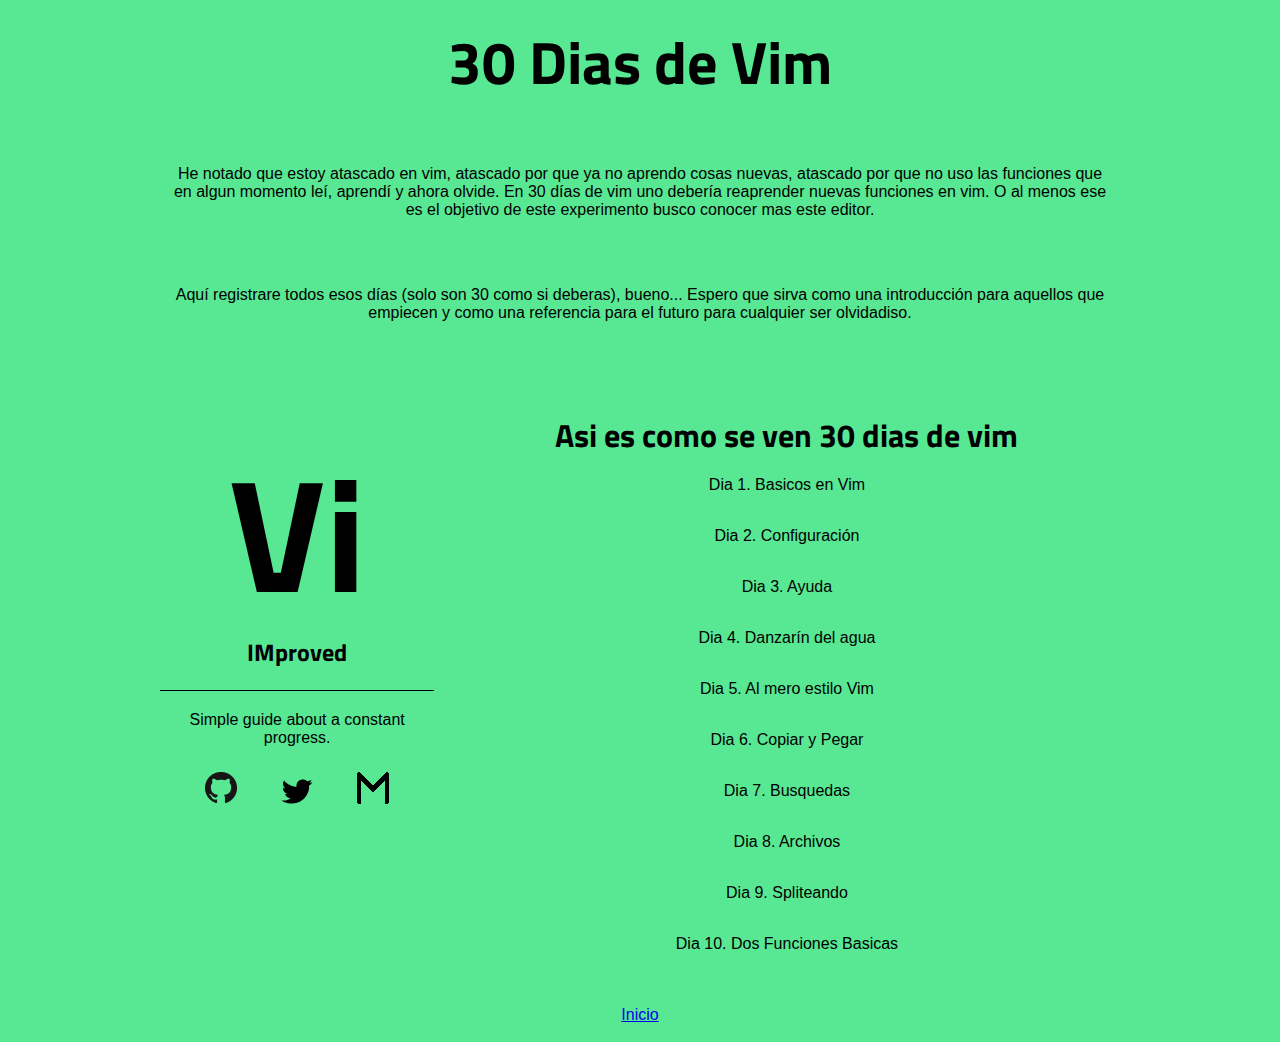
<file: index.html>
<!DOCTYPE html>
<html>

  <head>
    <meta charset="utf-8">
    <meta http-equiv="X-UA-Compatible" content="IE=edge">
    <title>30 Dias de Vim - RobLS</title>
    <meta name="viewport" content="width=device-width">
    <meta name="description" content="Esto es un ejercicio para obligarme a usar nuevas y mas avanzadas funciones en vim. Durante 30 dias usare vim y aqui estara publicado mi progreso.">
    <link rel="canonical" href="http:robls.github.io/30diasvim/">
    <script src="//ajax.googleapis.com/ajax/libs/jquery/1.11.0/jquery.min.js"></script>
    <script type="text/javascript">
/*        $(function() {

    var $sidebar   = $("aside"), 
        $window    = $(window),
        offset     = $sidebar.offset(),
        topPadding = 50;
    console.log($(window).scrollTop() + '   ' + $("aside").offset().top);
    $window.scroll(function() {
    console.log($(window).scrollTop() + '   ' + $("aside").offset().top);
        if ($window.scrollTop() > offset.top) {
            $sidebar.stop().animate({
                marginTop: $window.scrollTop() - offset.top - topPadding
            });
        } else {
            $sidebar.stop().animate({
                marginTop: 0
            });
        }
    });
    
});/*
    </script>

    <!-- Custom CSS -->
    <link rel="stylesheet" href="css/main.css">
</head>


    <body>
  <div class="main">
    <div class="page-content">
    <header class="site-header">

  <div class="wrap">

    <h1>30 Dias de Vim</h1>

    <p>He notado que estoy atascado en vim, atascado por que ya no aprendo cosas nuevas, atascado por que no uso las funciones que en algun momento leí, aprendí y ahora olvide. En 30 días de vim uno debería reaprender nuevas funciones en vim. O al menos ese es el objetivo de este experimento busco conocer mas este editor.</p>
    
    <p>Aquí registrare todos esos días (solo son 30 como si deberas), bueno... Espero que sirva como una introducción para aquellos que empiecen y como una referencia para el futuro para cualquier ser olvidadiso.</p>

  </div>

</header>

    </div>
    <div class="page-content">
      <aside id="sidebar">
  <h1>Vi</h1>
  <h3>IMproved</h3>
  <p class="aside-words">Simple guide about a constant progress.</p>
  <ul class="redes">
    <li><a href="https://github.com/RobLS"><img src="images/GitHub-Mark-32px.png"/></a></li>
    <li><a ><img src="images/bird_black_32_0.png"/></a></li>
    <li><a><img src="images/gmail_black_32.png"/></a></li>
  </ul>
</aside>

      <div class="content">
        <div class="home">

  <h1>Asi es como se ven 30 dias de vim</h1>

  <ul class="posts">
    
    
      <li>
        <a class="post-link" href="/30diasvim/Dia1-Basicos.html">Dia 1. Basicos en Vim</a>
      </li>
    
      <li>
        <a class="post-link" href="/30diasvim/Dia2-Configuracion.html">Dia 2. Configuración</a>
      </li>
    
      <li>
        <a class="post-link" href="/30diasvim/Dia3-Ayuda.html">Dia 3. Ayuda</a>
      </li>
    
      <li>
        <a class="post-link" href="/30diasvim/Dia4-Dazarin-del-agua.html">Dia 4. Danzarín del agua</a>
      </li>
    
      <li>
        <a class="post-link" href="/30diasvim/Dia5-Al-mero-estilo-Vim.html">Dia 5. Al mero estilo Vim</a>
      </li>
    
      <li>
        <a class="post-link" href="/30diasvim/Dia6-CyP.html">Dia 6. Copiar y Pegar</a>
      </li>
    
      <li>
        <a class="post-link" href="/30diasvim/Dia7-Busquedas.html">Dia 7. Busquedas</a>
      </li>
    
      <li>
        <a class="post-link" href="/30diasvim/Dia8-Archivos.html">Dia 8. Archivos</a>
      </li>
    
      <li>
        <a class="post-link" href="/30diasvim/Dia9-Spliteando.html">Dia 9. Spliteando</a>
      </li>
    
      <li>
        <a class="post-link" href="/30diasvim/Dia10-Dos-Funciones-Basicas.html">Dia 10. Dos Funciones Basicas</a>
      </li>
    
  </ul>

</div>

      </div>
    </div>
    <footer class="site-footer">

  <div class="page-content">

    <div id="page-navigation">
        <div class="left">
        
        </div>
        <a href="index.html">Inicio</a>
        <div class="right">
        
        </div>
    </div> 

  </div>

</footer>


  </div>
  

<script>
(function(i,s,o,g,r,a,m){i['GoogleAnalyticsObject']=r;i[r]=i[r]||function(){
 (i[r].q=i[r].q||[]).push(arguments)},i[r].l=1*new Date();a=s.createElement(o),
 m=s.getElementsByTagName(o)[0];a.async=1;a.src=g;m.parentNode.insertBefore(a,m)
 })(window,document,'script','//www.google-analytics.com/analytics.js','ga');

ga('create', 'UA-52965766-1', 'auto');
ga('send', 'pageview');

</script>


    </body>
</html>
</file>
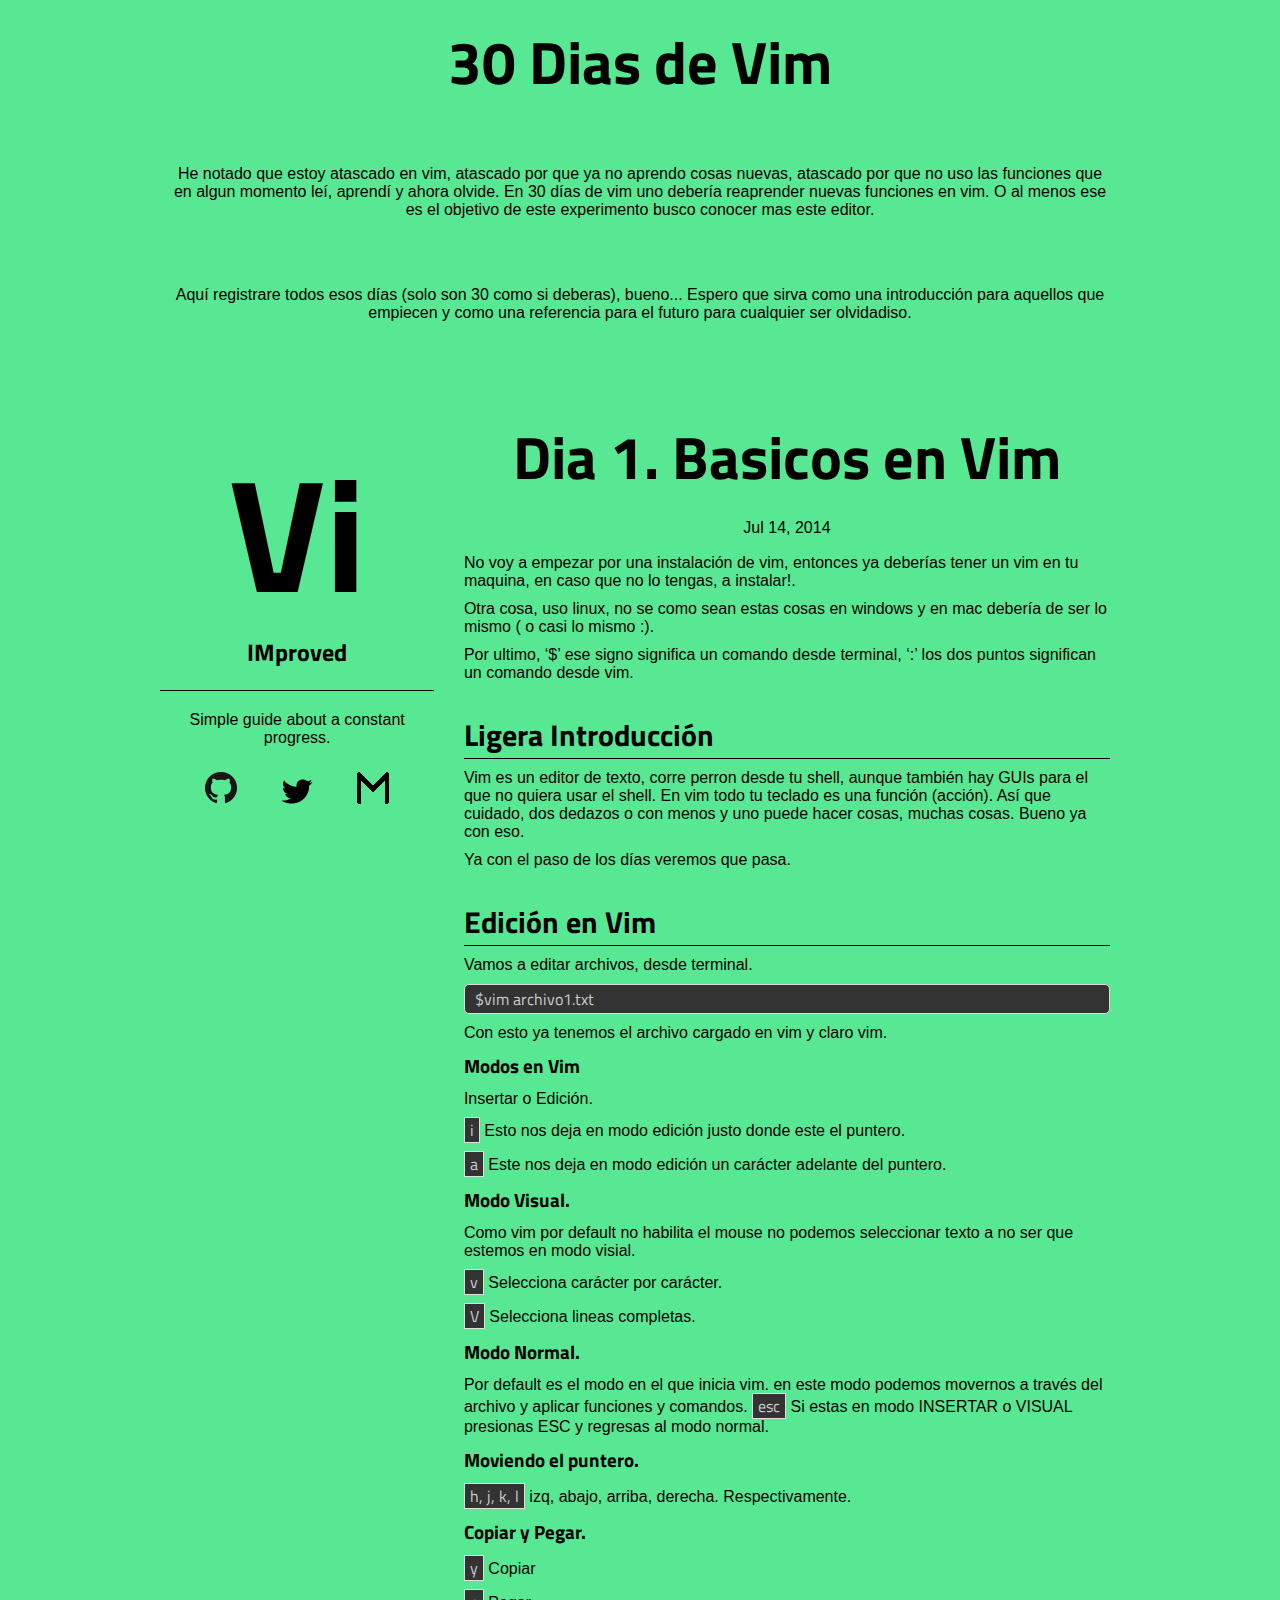
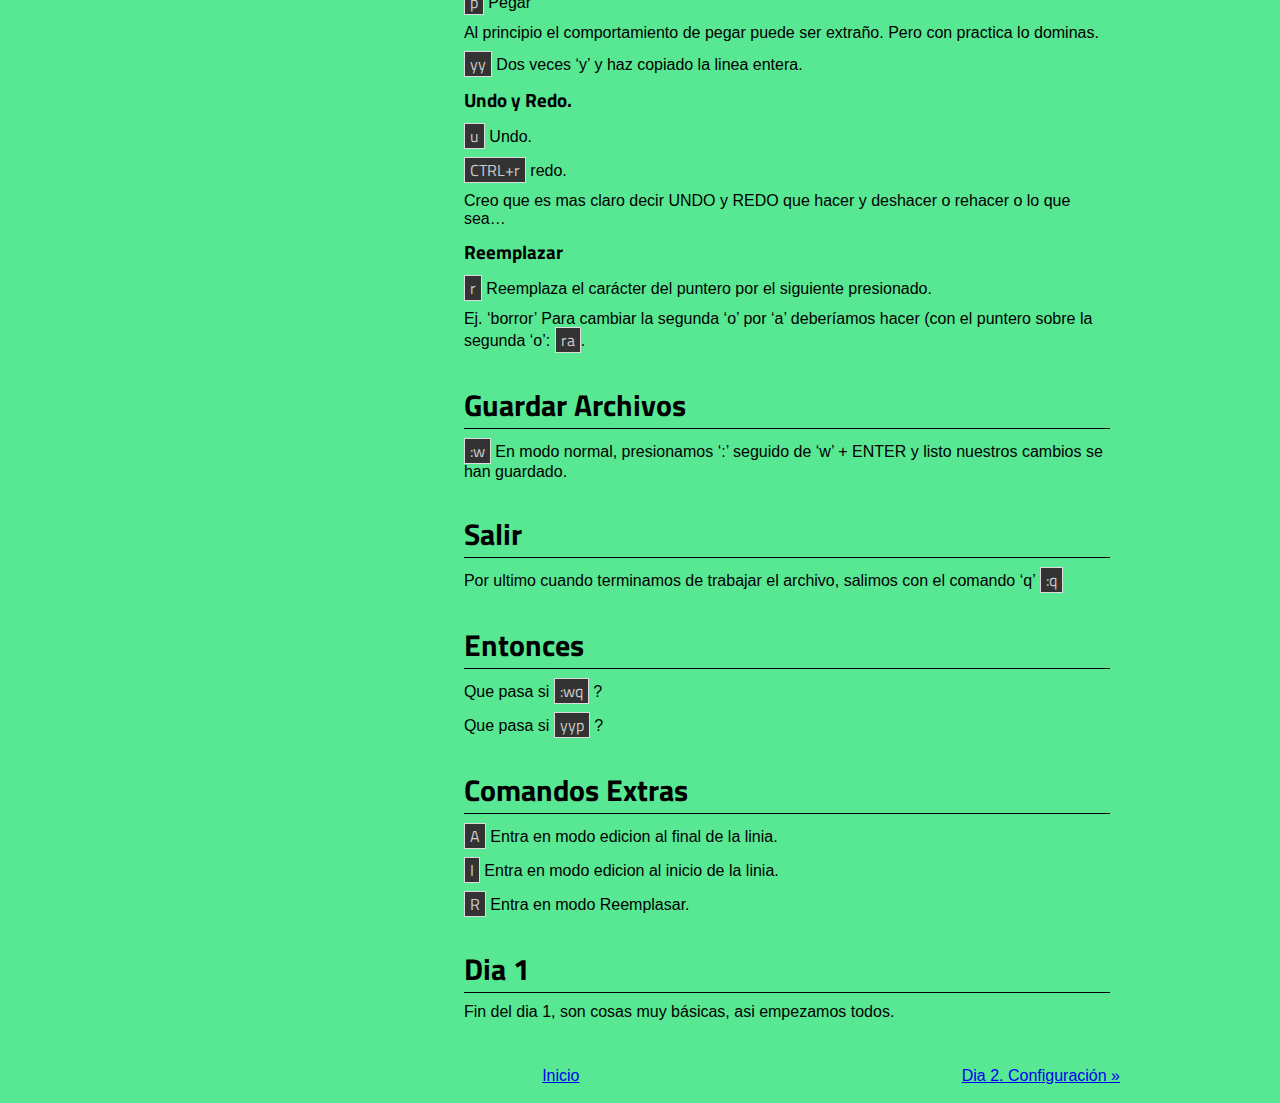
<file: Dia1-Basicos.html>
<!DOCTYPE html>
<html>

  <head>
    <meta charset="utf-8">
    <meta http-equiv="X-UA-Compatible" content="IE=edge">
    <title>Dia 1. Basicos en Vim - RobLS</title>
    <meta name="viewport" content="width=device-width">
    <meta name="description" content="Esto es un ejercicio para obligarme a usar nuevas y mas avanzadas funciones en vim. Durante 30 dias usare vim y aqui estara publicado mi progreso.">
    <link rel="canonical" href="http:robls.github.io/30diasvim/Dia1-Basicos.html">
    <script src="//ajax.googleapis.com/ajax/libs/jquery/1.11.0/jquery.min.js"></script>
    <script type="text/javascript">
/*        $(function() {

    var $sidebar   = $("aside"), 
        $window    = $(window),
        offset     = $sidebar.offset(),
        topPadding = 50;
    console.log($(window).scrollTop() + '   ' + $("aside").offset().top);
    $window.scroll(function() {
    console.log($(window).scrollTop() + '   ' + $("aside").offset().top);
        if ($window.scrollTop() > offset.top) {
            $sidebar.stop().animate({
                marginTop: $window.scrollTop() - offset.top - topPadding
            });
        } else {
            $sidebar.stop().animate({
                marginTop: 0
            });
        }
    });
    
});/*
    </script>

    <!-- Custom CSS -->
    <link rel="stylesheet" href="css/main.css">
</head>


    <body>
  <div class="main">
    <div class="page-content">
    <header class="site-header">

  <div class="wrap">

    <h1>30 Dias de Vim</h1>

    <p>He notado que estoy atascado en vim, atascado por que ya no aprendo cosas nuevas, atascado por que no uso las funciones que en algun momento leí, aprendí y ahora olvide. En 30 días de vim uno debería reaprender nuevas funciones en vim. O al menos ese es el objetivo de este experimento busco conocer mas este editor.</p>
    
    <p>Aquí registrare todos esos días (solo son 30 como si deberas), bueno... Espero que sirva como una introducción para aquellos que empiecen y como una referencia para el futuro para cualquier ser olvidadiso.</p>

  </div>

</header>

    </div>
    <div class="page-content">
      <aside id="sidebar">
  <h1>Vi</h1>
  <h3>IMproved</h3>
  <p class="aside-words">Simple guide about a constant progress.</p>
  <ul class="redes">
    <li><a href="https://github.com/RobLS"><img src="images/GitHub-Mark-32px.png"/></a></li>
    <li><a ><img src="images/bird_black_32_0.png"/></a></li>
    <li><a><img src="images/gmail_black_32.png"/></a></li>
  </ul>
</aside>

      <div class="content">
        <div class="post">

  <header class="post-header">
    <h1>Dia 1. Basicos en Vim</h1>
    <p class="meta">Jul 14, 2014</p>
  </header>

  <article class="post-content">
  <p>No voy a empezar por una instalación de vim, entonces ya deberías tener un vim en tu maquina, en caso que no lo tengas, a instalar!.</p>

<p>Otra cosa, uso linux, no se como sean estas cosas en windows y en mac debería de ser lo mismo ( o casi lo mismo :).</p>

<p>Por ultimo, ‘$’ ese signo significa un comando desde terminal, ‘:’ los dos puntos significan un comando desde vim.</p>

<h2 id="ligera-introduccin">Ligera Introducción</h2>
<p>Vim es un editor de texto, corre perron desde tu shell, aunque también hay GUIs para el que no quiera usar el shell. En vim todo tu teclado es una función (acción). Así que cuidado, dos dedazos o con menos y uno puede hacer cosas, muchas cosas. Bueno ya con eso.</p>

<p>Ya con el paso de los días veremos que pasa.</p>

<h2 id="edicin-en-vim">Edición en Vim</h2>

<p>Vamos a editar archivos, desde terminal.</p>

<pre><code>$vim archivo1.txt
</code></pre>

<p>Con esto ya tenemos el archivo cargado en vim y claro vim.</p>

<h3 id="modos-en-vim">Modos en Vim</h3>
<p>Insertar o Edición.</p>

<p><code>i</code> Esto nos deja en modo edición justo donde este el puntero.</p>

<p><code>a</code> Este nos deja en modo edición un carácter adelante del puntero.</p>

<h3 id="modo-visual">Modo Visual.</h3>
<p>Como vim por default no habilita el mouse no podemos seleccionar texto a no ser que estemos en modo visial.</p>

<p><code>v</code> Selecciona carácter por carácter.</p>

<p><code>V</code> Selecciona lineas completas.</p>

<h3 id="modo-normal">Modo Normal.</h3>
<p>Por default es el modo en el que inicia vim. en este modo podemos movernos a través del archivo y aplicar funciones y comandos.
<code>esc</code> Si estas en modo INSERTAR o VISUAL presionas ESC y regresas al modo normal.</p>

<h3 id="moviendo-el-puntero">Moviendo el puntero.</h3>

<p><code>h, j, k, l</code> izq, abajo, arriba, derecha.
Respectivamente.</p>

<h3 id="copiar-y-pegar">Copiar y Pegar.</h3>

<p><code>y</code> Copiar</p>

<p><code>p</code> Pegar</p>

<p>Al principio el comportamiento de pegar puede ser extraño. Pero con practica lo dominas.</p>

<p><code>yy</code> Dos veces ‘y’ y haz copiado la linea entera.</p>

<h3 id="undo-y--redo">Undo y  Redo.</h3>
<p><code>u</code> Undo.</p>

<p><code>CTRL+r</code> redo.</p>

<p>Creo que es mas claro decir UNDO y REDO que hacer y deshacer o rehacer o lo que sea…</p>

<h3 id="reemplazar">Reemplazar</h3>

<p><code>r</code> Reemplaza el carácter del puntero por el siguiente presionado.</p>

<p>Ej. ‘borror’ Para cambiar la segunda ‘o’ por ‘a’ deberíamos hacer (con el puntero sobre la segunda ‘o’: <code>ra</code>.</p>

<h2 id="guardar-archivos">Guardar Archivos</h2>
<p><code>:w</code> En modo normal, presionamos ‘:’ seguido de ‘w’ + ENTER y listo nuestros cambios se han guardado.</p>

<h2 id="salir">Salir</h2>
<p>Por ultimo cuando terminamos de trabajar el archivo, salimos con el comando ‘q’
<code>:q</code></p>

<h2 id="entonces">Entonces</h2>
<p>Que pasa si <code>:wq</code> ?</p>

<p>Que pasa si <code>yyp</code> ?</p>

<h2 id="comandos-extras">Comandos Extras</h2>

<p><code>A</code> Entra en modo edicion al final de la linia.</p>

<p><code>I</code> Entra en modo edicion al inicio de la linia.</p>

<p><code>R</code> Entra en modo Reemplasar.</p>

<h2 id="dia-1">Dia 1</h2>

<p>Fin del dia 1, son cosas muy básicas, asi empezamos todos.</p>

  </article>

</div>
      </div>
    </div>
    <footer class="site-footer">

  <div class="page-content">

    <div id="page-navigation">
        <div class="left">
        
        </div>
        <a href="index.html">Inicio</a>
        <div class="right">
        
                <a href="/30diasvim/Dia2-Configuracion.html" title="next Post:
Dia 2. Configuración">Dia 2. Configuración &raquo; </a>
        
        </div>
    </div> 

  </div>

</footer>


  </div>
  

<script>
(function(i,s,o,g,r,a,m){i['GoogleAnalyticsObject']=r;i[r]=i[r]||function(){
 (i[r].q=i[r].q||[]).push(arguments)},i[r].l=1*new Date();a=s.createElement(o),
 m=s.getElementsByTagName(o)[0];a.async=1;a.src=g;m.parentNode.insertBefore(a,m)
 })(window,document,'script','//www.google-analytics.com/analytics.js','ga');

ga('create', 'UA-52965766-1', 'auto');
ga('send', 'pageview');

</script>


    </body>
</html>
</file>
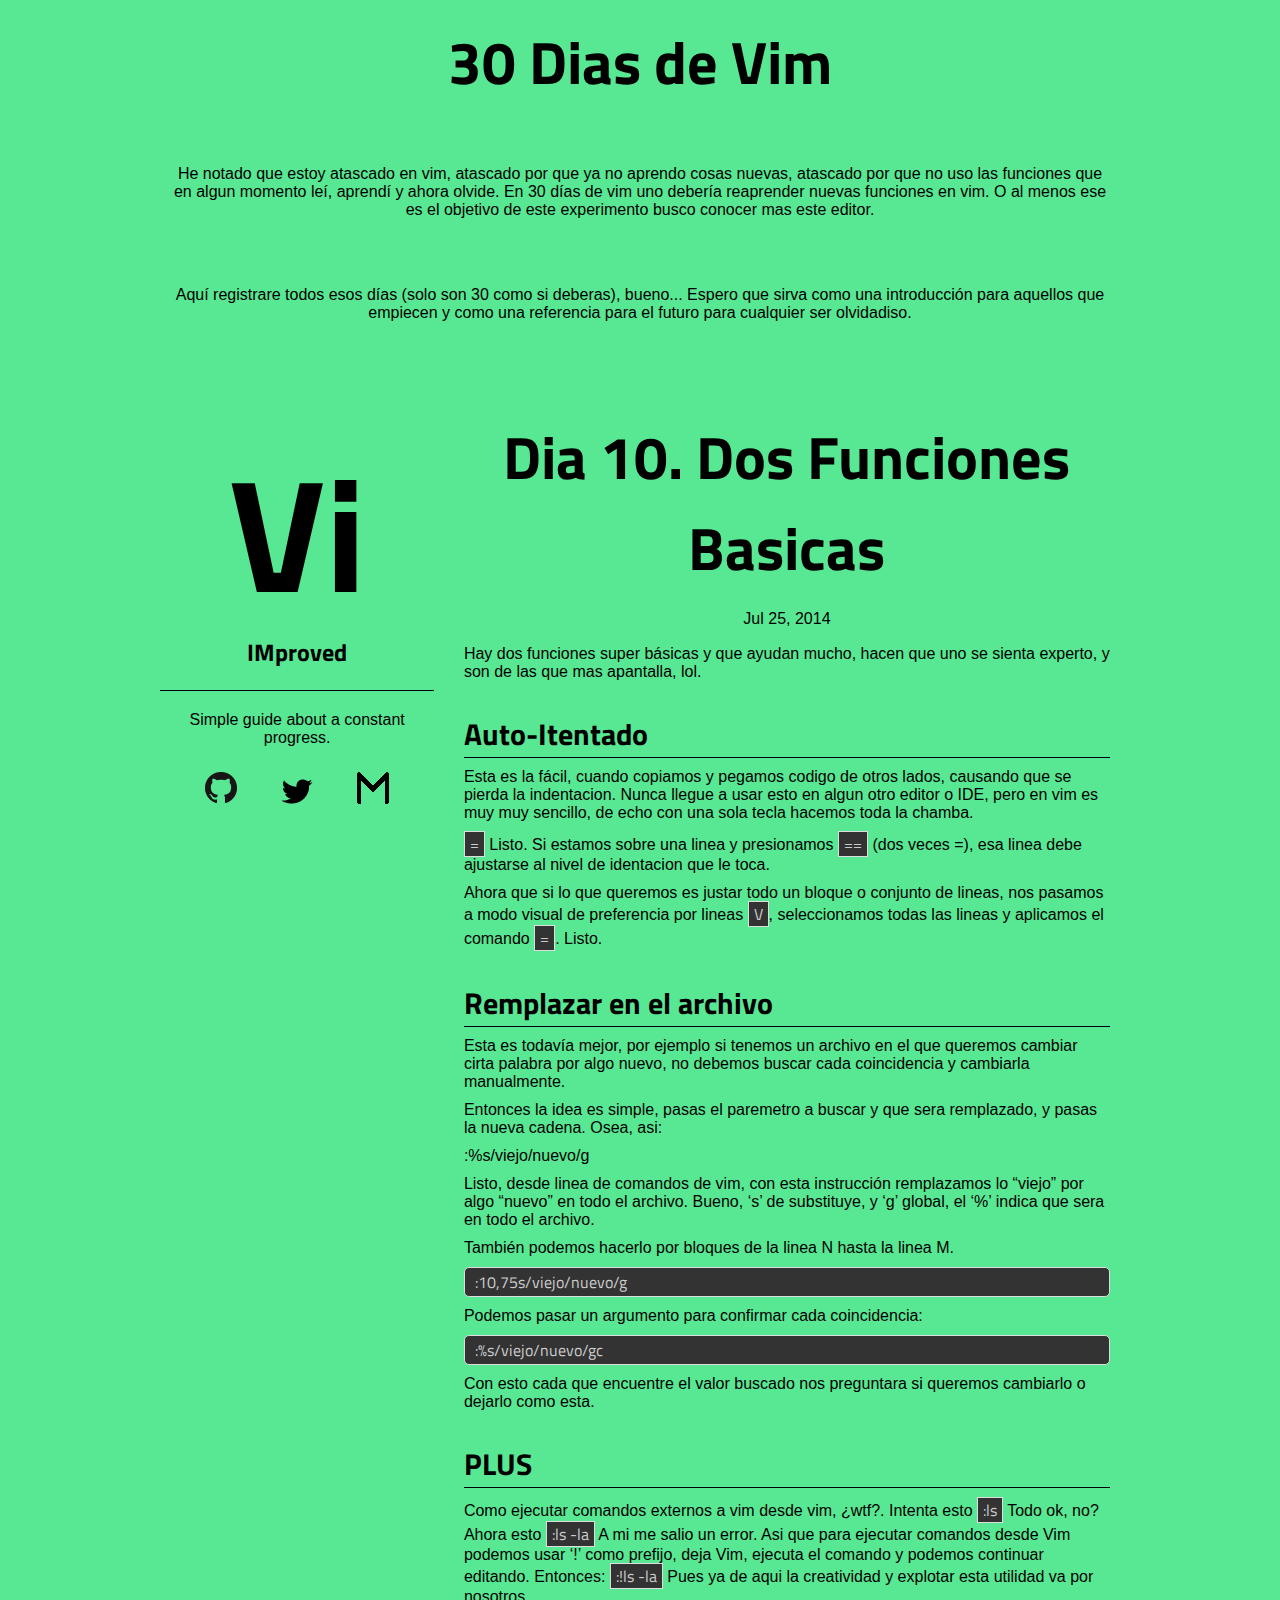
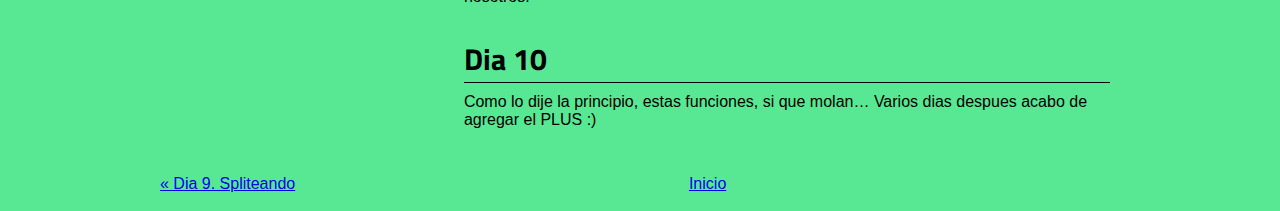
<file: Dia10-Dos-Funciones-Basicas.html>
<!DOCTYPE html>
<html>

  <head>
    <meta charset="utf-8">
    <meta http-equiv="X-UA-Compatible" content="IE=edge">
    <title>Dia 10. Dos Funciones Basicas - RobLS</title>
    <meta name="viewport" content="width=device-width">
    <meta name="description" content="Esto es un ejercicio para obligarme a usar nuevas y mas avanzadas funciones en vim. Durante 30 dias usare vim y aqui estara publicado mi progreso.">
    <link rel="canonical" href="http:robls.github.io/30diasvim/Dia10-Dos-Funciones-Basicas.html">
    <script src="//ajax.googleapis.com/ajax/libs/jquery/1.11.0/jquery.min.js"></script>
    <script type="text/javascript">
/*        $(function() {

    var $sidebar   = $("aside"), 
        $window    = $(window),
        offset     = $sidebar.offset(),
        topPadding = 50;
    console.log($(window).scrollTop() + '   ' + $("aside").offset().top);
    $window.scroll(function() {
    console.log($(window).scrollTop() + '   ' + $("aside").offset().top);
        if ($window.scrollTop() > offset.top) {
            $sidebar.stop().animate({
                marginTop: $window.scrollTop() - offset.top - topPadding
            });
        } else {
            $sidebar.stop().animate({
                marginTop: 0
            });
        }
    });
    
});/*
    </script>

    <!-- Custom CSS -->
    <link rel="stylesheet" href="css/main.css">
</head>


    <body>
  <div class="main">
    <div class="page-content">
    <header class="site-header">

  <div class="wrap">

    <h1>30 Dias de Vim</h1>

    <p>He notado que estoy atascado en vim, atascado por que ya no aprendo cosas nuevas, atascado por que no uso las funciones que en algun momento leí, aprendí y ahora olvide. En 30 días de vim uno debería reaprender nuevas funciones en vim. O al menos ese es el objetivo de este experimento busco conocer mas este editor.</p>
    
    <p>Aquí registrare todos esos días (solo son 30 como si deberas), bueno... Espero que sirva como una introducción para aquellos que empiecen y como una referencia para el futuro para cualquier ser olvidadiso.</p>

  </div>

</header>

    </div>
    <div class="page-content">
      <aside id="sidebar">
  <h1>Vi</h1>
  <h3>IMproved</h3>
  <p class="aside-words">Simple guide about a constant progress.</p>
  <ul class="redes">
    <li><a href="https://github.com/RobLS"><img src="images/GitHub-Mark-32px.png"/></a></li>
    <li><a ><img src="images/bird_black_32_0.png"/></a></li>
    <li><a><img src="images/gmail_black_32.png"/></a></li>
  </ul>
</aside>

      <div class="content">
        <div class="post">

  <header class="post-header">
    <h1>Dia 10. Dos Funciones Basicas</h1>
    <p class="meta">Jul 25, 2014</p>
  </header>

  <article class="post-content">
  <p>Hay dos funciones super básicas y que ayudan mucho, hacen que uno se sienta experto, y son de las que mas apantalla, lol.</p>

<h2 id="auto-itentado">Auto-Itentado</h2>

<p>Esta es la fácil, cuando copiamos y pegamos codigo de otros lados, causando que se pierda la indentacion. Nunca llegue a usar esto en algun otro editor o IDE, pero en vim es muy muy sencillo, de echo con una sola tecla hacemos toda la chamba.</p>

<p><code>=</code> Listo. Si estamos sobre una linea y presionamos <code>==</code> (dos veces =), esa linea debe ajustarse al nivel de identacion que le toca.</p>

<p>Ahora que si lo que queremos es justar todo un bloque o conjunto de lineas, nos pasamos a modo visual de preferencia por lineas <code>V</code>, seleccionamos todas las lineas y aplicamos el comando <code>=</code>. Listo.</p>

<h2 id="remplazar-en-el-archivo">Remplazar en el archivo</h2>

<p>Esta es todavía mejor, por ejemplo si tenemos un archivo en el que queremos cambiar cirta palabra por algo nuevo, no debemos buscar cada coincidencia y cambiarla manualmente.</p>

<p>Entonces la idea es simple, pasas el paremetro a buscar y que sera remplazado, y pasas la nueva cadena. Osea, asi:</p>

<p>:%s/viejo/nuevo/g </p>

<p>Listo, desde linea de comandos de vim, con esta instrucción remplazamos lo “viejo” por algo “nuevo” en todo el archivo. Bueno, ‘s’ de substituye, y ‘g’ global, el ‘%’ indica que sera en todo el archivo.</p>

<p>También podemos hacerlo por bloques de la linea N hasta la linea M.</p>

<pre><code>:10,75s/viejo/nuevo/g
</code></pre>

<p>Podemos pasar un argumento para confirmar cada coincidencia:</p>

<pre><code>:%s/viejo/nuevo/gc
</code></pre>

<p>Con esto cada que encuentre el valor buscado nos preguntara si queremos cambiarlo o dejarlo como esta. </p>

<h2 id="plus">PLUS</h2>
<p>Como ejecutar comandos externos a vim desde vim, ¿wtf?.
Intenta esto 
   <code>:ls</code>
Todo ok, no?
Ahora esto
    <code>:ls -la</code>
A mi me salio un error. Asi que para ejecutar comandos desde Vim podemos usar ‘!’ como prefijo, deja Vim, ejecuta el comando y podemos continuar editando. Entonces: 
    <code>:!ls -la</code>
Pues ya de aqui la creatividad y explotar esta utilidad va por nosotros.</p>

<h2 id="dia-10">Dia 10</h2>

<p>Como lo dije la principio, estas funciones, si que molan… Varios dias despues acabo de agregar el PLUS :) </p>

  </article>

</div>
      </div>
    </div>
    <footer class="site-footer">

  <div class="page-content">

    <div id="page-navigation">
        <div class="left">
        
                <a href="/30diasvim/Dia9-Spliteando.html" title="Previous Post:
Dia 9. Spliteando">&laquo; Dia 9. Spliteando</a>
        
        </div>
        <a href="index.html">Inicio</a>
        <div class="right">
        
        </div>
    </div> 

  </div>

</footer>


  </div>
  

<script>
(function(i,s,o,g,r,a,m){i['GoogleAnalyticsObject']=r;i[r]=i[r]||function(){
 (i[r].q=i[r].q||[]).push(arguments)},i[r].l=1*new Date();a=s.createElement(o),
 m=s.getElementsByTagName(o)[0];a.async=1;a.src=g;m.parentNode.insertBefore(a,m)
 })(window,document,'script','//www.google-analytics.com/analytics.js','ga');

ga('create', 'UA-52965766-1', 'auto');
ga('send', 'pageview');

</script>


    </body>
</html>
</file>
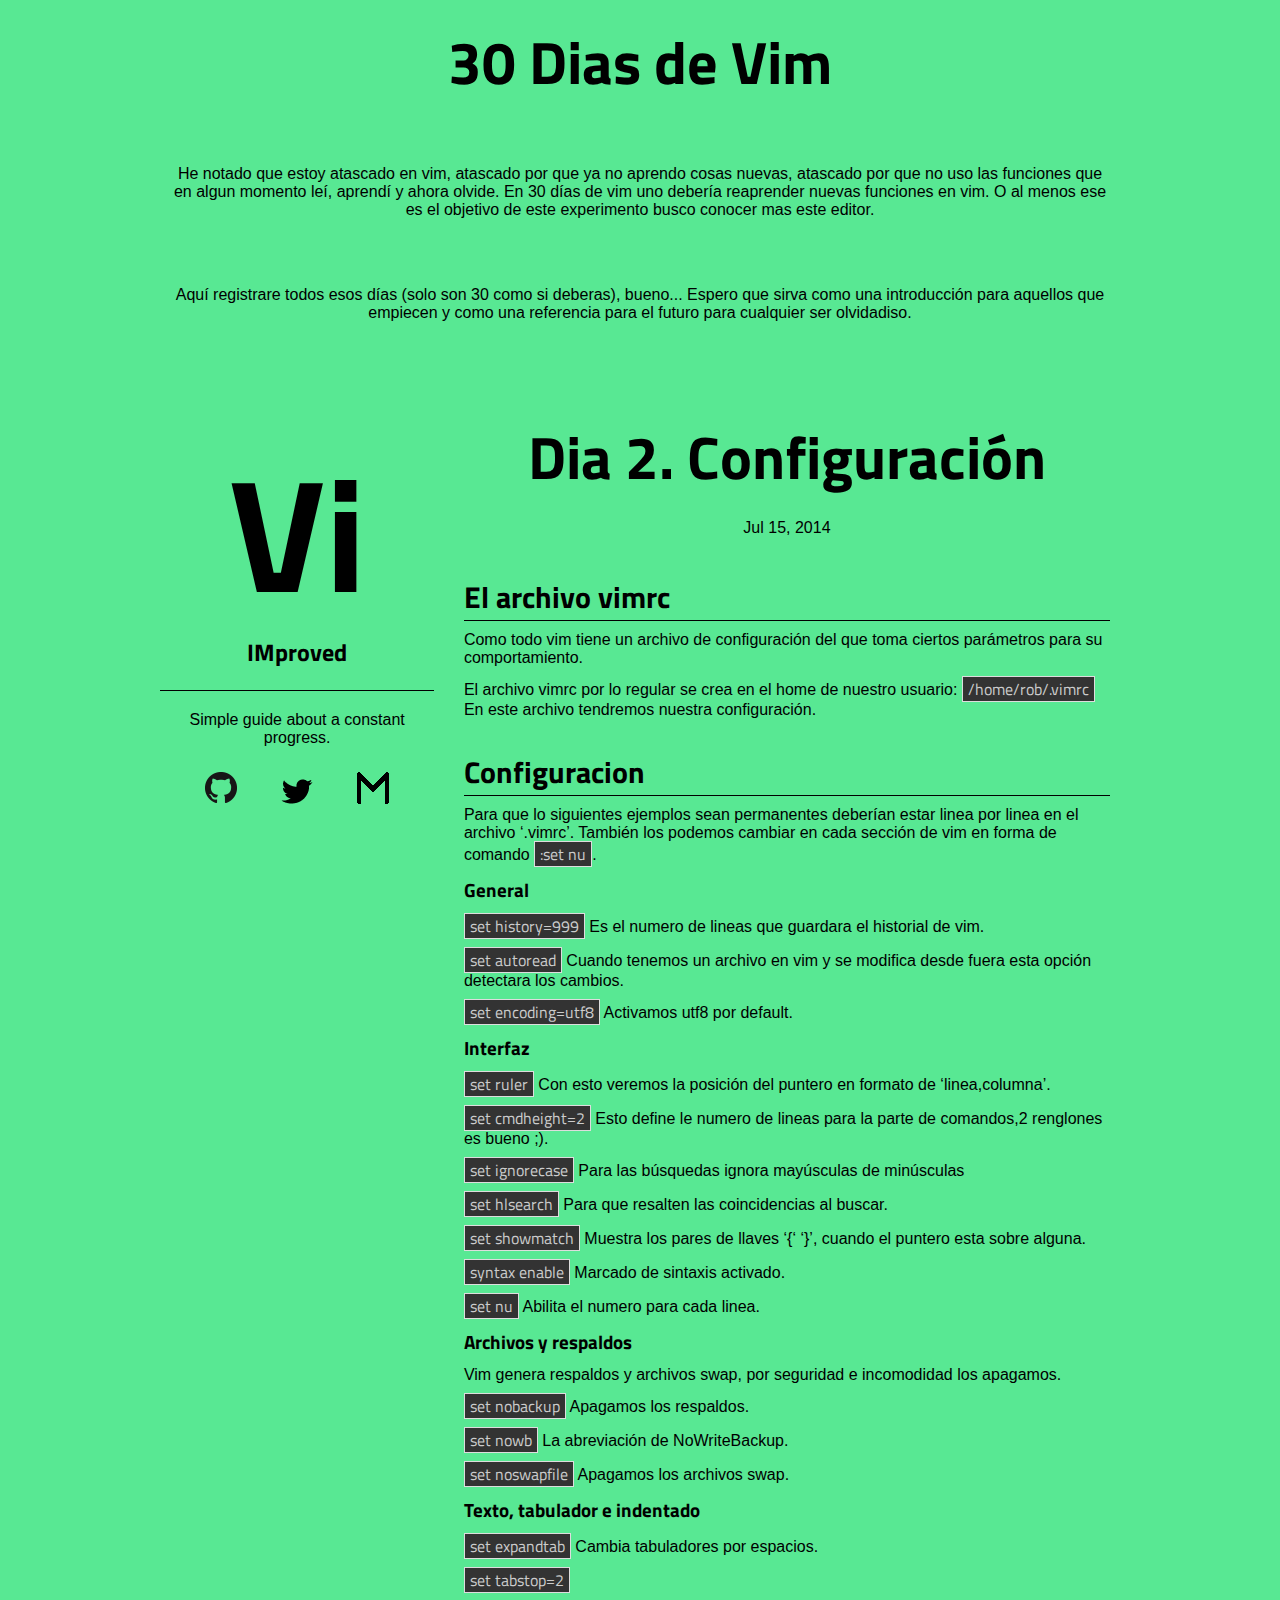
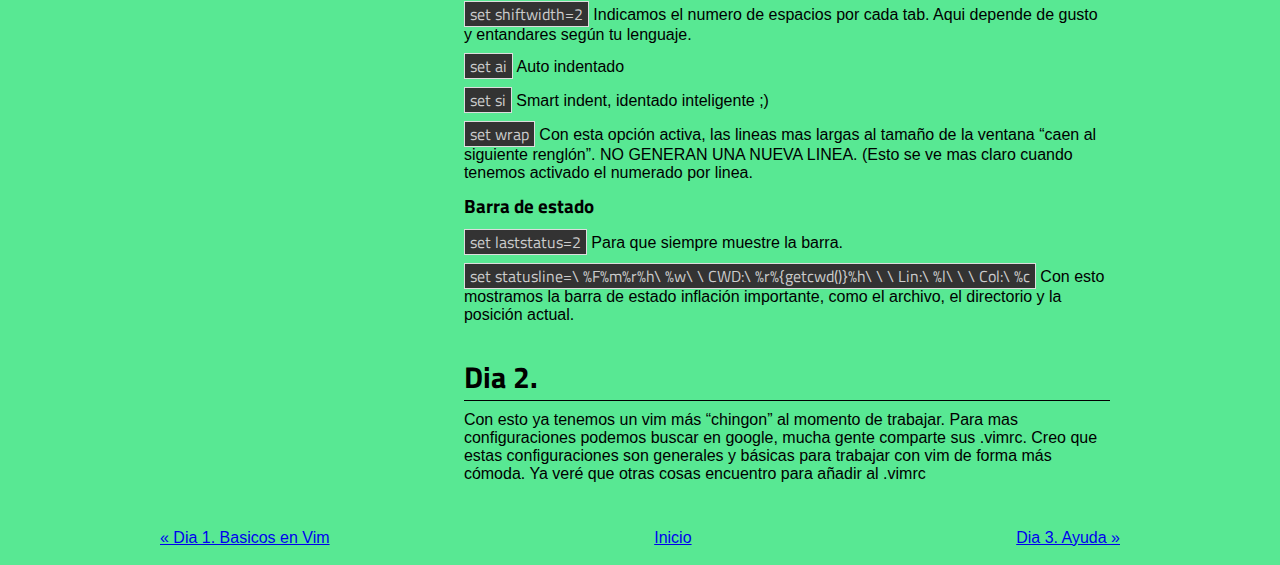
<file: Dia2-Configuracion.html>
<!DOCTYPE html>
<html>

  <head>
    <meta charset="utf-8">
    <meta http-equiv="X-UA-Compatible" content="IE=edge">
    <title>Dia 2. Configuración - RobLS</title>
    <meta name="viewport" content="width=device-width">
    <meta name="description" content="Esto es un ejercicio para obligarme a usar nuevas y mas avanzadas funciones en vim. Durante 30 dias usare vim y aqui estara publicado mi progreso.">
    <link rel="canonical" href="http:robls.github.io/30diasvim/Dia2-Configuracion.html">
    <script src="//ajax.googleapis.com/ajax/libs/jquery/1.11.0/jquery.min.js"></script>
    <script type="text/javascript">
/*        $(function() {

    var $sidebar   = $("aside"), 
        $window    = $(window),
        offset     = $sidebar.offset(),
        topPadding = 50;
    console.log($(window).scrollTop() + '   ' + $("aside").offset().top);
    $window.scroll(function() {
    console.log($(window).scrollTop() + '   ' + $("aside").offset().top);
        if ($window.scrollTop() > offset.top) {
            $sidebar.stop().animate({
                marginTop: $window.scrollTop() - offset.top - topPadding
            });
        } else {
            $sidebar.stop().animate({
                marginTop: 0
            });
        }
    });
    
});/*
    </script>

    <!-- Custom CSS -->
    <link rel="stylesheet" href="css/main.css">
</head>


    <body>
  <div class="main">
    <div class="page-content">
    <header class="site-header">

  <div class="wrap">

    <h1>30 Dias de Vim</h1>

    <p>He notado que estoy atascado en vim, atascado por que ya no aprendo cosas nuevas, atascado por que no uso las funciones que en algun momento leí, aprendí y ahora olvide. En 30 días de vim uno debería reaprender nuevas funciones en vim. O al menos ese es el objetivo de este experimento busco conocer mas este editor.</p>
    
    <p>Aquí registrare todos esos días (solo son 30 como si deberas), bueno... Espero que sirva como una introducción para aquellos que empiecen y como una referencia para el futuro para cualquier ser olvidadiso.</p>

  </div>

</header>

    </div>
    <div class="page-content">
      <aside id="sidebar">
  <h1>Vi</h1>
  <h3>IMproved</h3>
  <p class="aside-words">Simple guide about a constant progress.</p>
  <ul class="redes">
    <li><a href="https://github.com/RobLS"><img src="images/GitHub-Mark-32px.png"/></a></li>
    <li><a ><img src="images/bird_black_32_0.png"/></a></li>
    <li><a><img src="images/gmail_black_32.png"/></a></li>
  </ul>
</aside>

      <div class="content">
        <div class="post">

  <header class="post-header">
    <h1>Dia 2. Configuración</h1>
    <p class="meta">Jul 15, 2014</p>
  </header>

  <article class="post-content">
  <h2 id="el-archivo-vimrc">El archivo vimrc</h2>

<p>Como todo vim tiene un archivo de configuración del que toma ciertos parámetros para su comportamiento.</p>

<p>El archivo vimrc por lo regular se crea en el home de nuestro usuario: <code>/home/rob/.vimrc</code> En este archivo tendremos nuestra configuración. </p>

<h2 id="configuracion">Configuracion</h2>
<p>Para que lo siguientes ejemplos sean permanentes deberían estar linea por linea en el archivo ‘.vimrc’. También los podemos cambiar en cada sección de vim en forma de comando <code>:set nu</code>.</p>

<h3 id="general">General</h3>
<p><code>set history=999</code> Es el numero de lineas que guardara el historial de vim.</p>

<p><code>set autoread</code> Cuando tenemos un archivo en vim y se modifica desde fuera esta opción detectara los cambios.</p>

<p><code>set encoding=utf8</code> Activamos utf8 por default.</p>

<h3 id="interfaz">Interfaz</h3>
<p><code>set ruler</code> Con esto veremos la posición del puntero en formato de ‘linea,columna’.</p>

<p><code>set cmdheight=2</code> Esto define le numero de lineas para la parte de comandos,2 renglones es bueno ;).</p>

<p><code>set ignorecase</code> Para las búsquedas ignora mayúsculas de minúsculas</p>

<p><code>set hlsearch</code> Para que resalten las coincidencias al buscar.</p>

<p><code>set showmatch</code> Muestra los pares de llaves ‘{‘ ‘}’, cuando el puntero esta sobre alguna.</p>

<p><code>syntax enable</code> Marcado de sintaxis activado.</p>

<p><code>set nu</code> Abilita el numero para cada linea.</p>

<h3 id="archivos-y-respaldos">Archivos y respaldos</h3>
<p>Vim genera respaldos y archivos swap, por seguridad e incomodidad los apagamos.</p>

<p><code>set nobackup</code> Apagamos los respaldos.</p>

<p><code>set nowb</code> La abreviación de NoWriteBackup.</p>

<p><code>set noswapfile</code> Apagamos los archivos swap.</p>

<h3 id="texto-tabulador-e-indentado">Texto, tabulador e indentado</h3>

<p><code>set expandtab</code> Cambia tabuladores por espacios.</p>

<p><code>set tabstop=2</code></p>

<p><code>set shiftwidth=2</code> Indicamos el numero de espacios por cada tab. Aqui depende de gusto y entandares según tu lenguaje.</p>

<p><code>set ai</code> Auto indentado</p>

<p><code>set si</code> Smart indent, identado inteligente ;)</p>

<p><code>set wrap</code> Con esta opción activa, las lineas mas largas al tamaño de la ventana “caen al siguiente renglón”. NO GENERAN UNA NUEVA LINEA. (Esto se ve mas claro cuando tenemos activado el numerado por linea.</p>

<h3 id="barra-de-estado">Barra de estado</h3>

<p><code>set laststatus=2</code> Para que siempre muestre la barra.</p>

<p><code>set statusline=\ %F%m%r%h\ %w\ \ CWD:\ %r%{getcwd()}%h\ \ \ Lin:\ %l\ \ \ Col:\ %c</code>
Con esto mostramos la barra de estado inflación importante, como el archivo, el directorio y la posición actual. </p>

<h2 id="dia-2">Dia 2.</h2>

<p>Con esto ya tenemos un vim más “chingon” al momento de trabajar. Para mas configuraciones podemos buscar en google, mucha gente comparte sus .vimrc.
Creo que estas configuraciones son generales y básicas para trabajar con vim de forma más cómoda. Ya veré que otras cosas encuentro para añadir al .vimrc</p>

  </article>

</div>
      </div>
    </div>
    <footer class="site-footer">

  <div class="page-content">

    <div id="page-navigation">
        <div class="left">
        
                <a href="/30diasvim/Dia1-Basicos.html" title="Previous Post:
Dia 1. Basicos en Vim">&laquo; Dia 1. Basicos en Vim</a>
        
        </div>
        <a href="index.html">Inicio</a>
        <div class="right">
        
                <a href="/30diasvim/Dia3-Ayuda.html" title="next Post:
Dia 3. Ayuda">Dia 3. Ayuda &raquo; </a>
        
        </div>
    </div> 

  </div>

</footer>


  </div>
  

<script>
(function(i,s,o,g,r,a,m){i['GoogleAnalyticsObject']=r;i[r]=i[r]||function(){
 (i[r].q=i[r].q||[]).push(arguments)},i[r].l=1*new Date();a=s.createElement(o),
 m=s.getElementsByTagName(o)[0];a.async=1;a.src=g;m.parentNode.insertBefore(a,m)
 })(window,document,'script','//www.google-analytics.com/analytics.js','ga');

ga('create', 'UA-52965766-1', 'auto');
ga('send', 'pageview');

</script>


    </body>
</html>
</file>
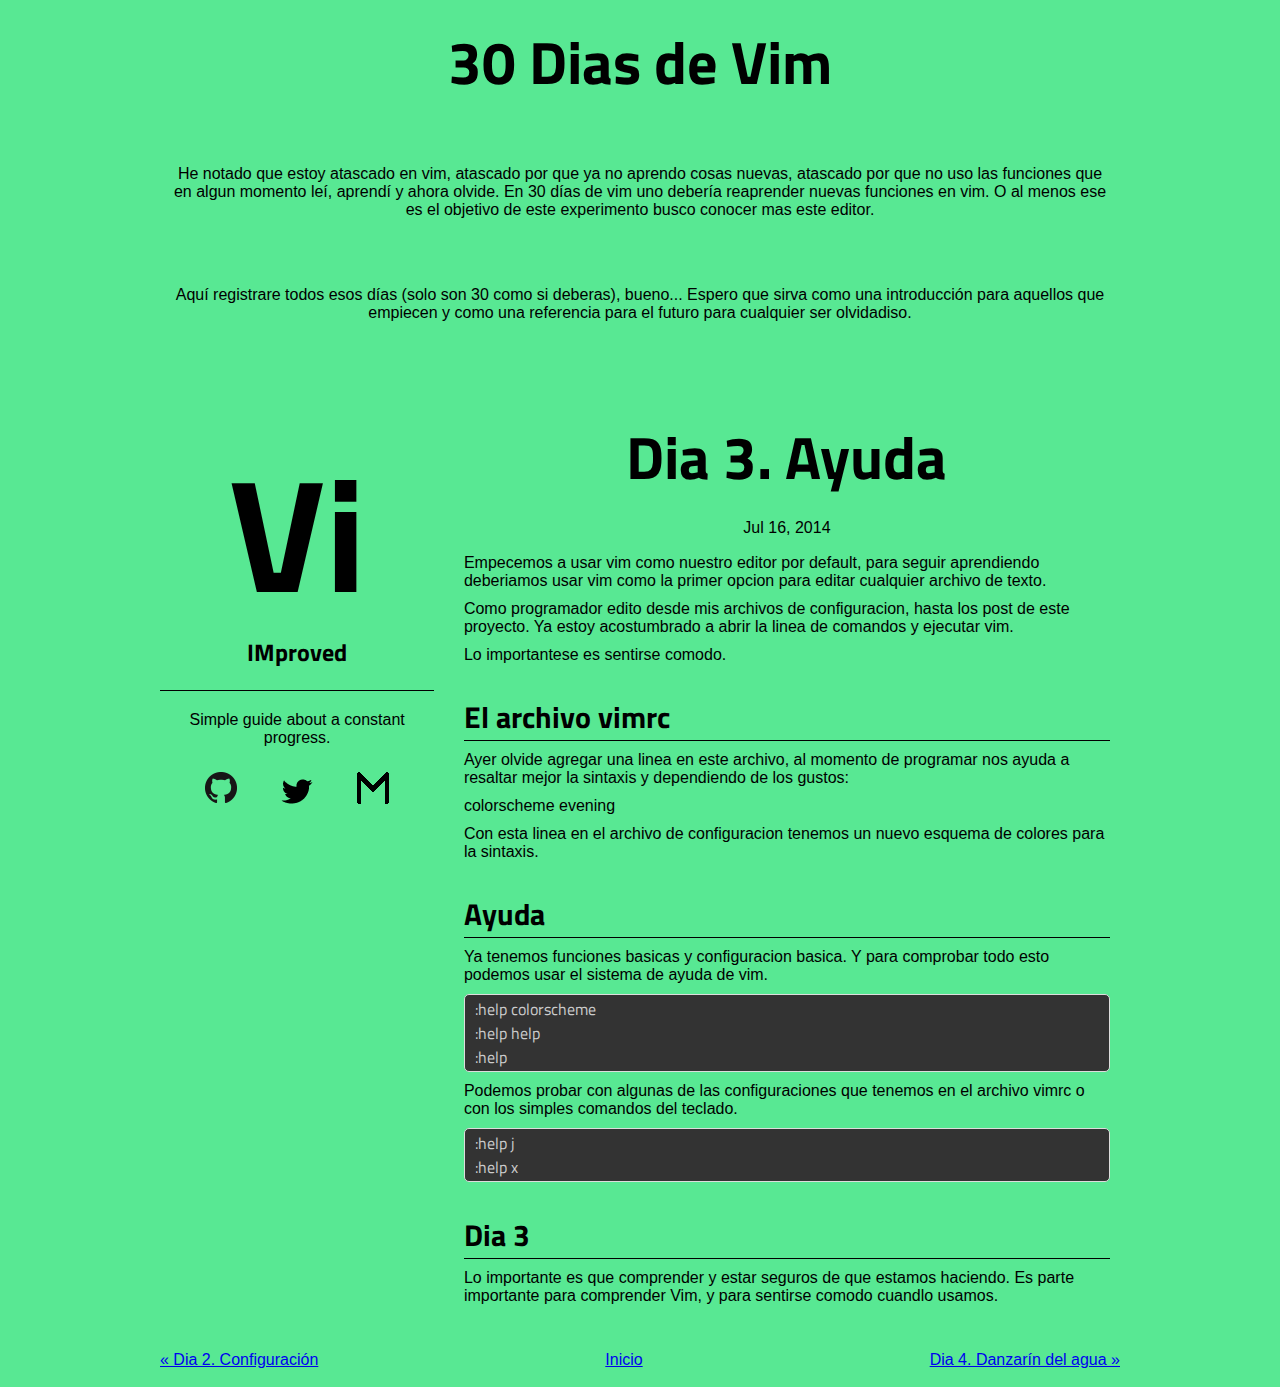
<file: Dia3-Ayuda.html>
<!DOCTYPE html>
<html>

  <head>
    <meta charset="utf-8">
    <meta http-equiv="X-UA-Compatible" content="IE=edge">
    <title>Dia 3. Ayuda - RobLS</title>
    <meta name="viewport" content="width=device-width">
    <meta name="description" content="Esto es un ejercicio para obligarme a usar nuevas y mas avanzadas funciones en vim. Durante 30 dias usare vim y aqui estara publicado mi progreso.">
    <link rel="canonical" href="http:robls.github.io/30diasvim/Dia3-Ayuda.html">
    <script src="//ajax.googleapis.com/ajax/libs/jquery/1.11.0/jquery.min.js"></script>
    <script type="text/javascript">
/*        $(function() {

    var $sidebar   = $("aside"), 
        $window    = $(window),
        offset     = $sidebar.offset(),
        topPadding = 50;
    console.log($(window).scrollTop() + '   ' + $("aside").offset().top);
    $window.scroll(function() {
    console.log($(window).scrollTop() + '   ' + $("aside").offset().top);
        if ($window.scrollTop() > offset.top) {
            $sidebar.stop().animate({
                marginTop: $window.scrollTop() - offset.top - topPadding
            });
        } else {
            $sidebar.stop().animate({
                marginTop: 0
            });
        }
    });
    
});/*
    </script>

    <!-- Custom CSS -->
    <link rel="stylesheet" href="css/main.css">
</head>


    <body>
  <div class="main">
    <div class="page-content">
    <header class="site-header">

  <div class="wrap">

    <h1>30 Dias de Vim</h1>

    <p>He notado que estoy atascado en vim, atascado por que ya no aprendo cosas nuevas, atascado por que no uso las funciones que en algun momento leí, aprendí y ahora olvide. En 30 días de vim uno debería reaprender nuevas funciones en vim. O al menos ese es el objetivo de este experimento busco conocer mas este editor.</p>
    
    <p>Aquí registrare todos esos días (solo son 30 como si deberas), bueno... Espero que sirva como una introducción para aquellos que empiecen y como una referencia para el futuro para cualquier ser olvidadiso.</p>

  </div>

</header>

    </div>
    <div class="page-content">
      <aside id="sidebar">
  <h1>Vi</h1>
  <h3>IMproved</h3>
  <p class="aside-words">Simple guide about a constant progress.</p>
  <ul class="redes">
    <li><a href="https://github.com/RobLS"><img src="images/GitHub-Mark-32px.png"/></a></li>
    <li><a ><img src="images/bird_black_32_0.png"/></a></li>
    <li><a><img src="images/gmail_black_32.png"/></a></li>
  </ul>
</aside>

      <div class="content">
        <div class="post">

  <header class="post-header">
    <h1>Dia 3. Ayuda</h1>
    <p class="meta">Jul 16, 2014</p>
  </header>

  <article class="post-content">
  <p>Empecemos a usar vim como nuestro editor por default, para seguir aprendiendo deberiamos usar vim como la primer opcion para editar cualquier archivo de texto. </p>

<p>Como programador edito desde mis archivos de configuracion, hasta los post de este proyecto. Ya estoy acostumbrado a abrir la linea de comandos y ejecutar vim. </p>

<p>Lo importantese es sentirse comodo.</p>

<h2 id="el-archivo-vimrc">El archivo vimrc</h2>

<p>Ayer olvide agregar una linea en este archivo, al momento de programar nos ayuda a resaltar mejor la sintaxis y dependiendo de los gustos:</p>

<p>colorscheme evening</p>

<p>Con esta linea en el archivo de configuracion tenemos un nuevo esquema de colores para la sintaxis. </p>

<h2 id="ayuda">Ayuda</h2>

<p>Ya tenemos funciones basicas y configuracion basica. Y para comprobar todo esto podemos usar el sistema de ayuda de vim.</p>

<pre><code>:help colorscheme
:help help
:help
</code></pre>

<p>Podemos probar con algunas de las configuraciones que tenemos en el archivo vimrc o con los simples comandos del teclado.</p>

<pre><code>:help j
:help x
</code></pre>

<h2 id="dia-3">Dia 3</h2>
<p>Lo importante es que comprender y estar seguros de que estamos haciendo. Es parte importante para comprender Vim, y para sentirse comodo cuandlo usamos.</p>

  </article>

</div>
      </div>
    </div>
    <footer class="site-footer">

  <div class="page-content">

    <div id="page-navigation">
        <div class="left">
        
                <a href="/30diasvim/Dia2-Configuracion.html" title="Previous Post:
Dia 2. Configuración">&laquo; Dia 2. Configuración</a>
        
        </div>
        <a href="index.html">Inicio</a>
        <div class="right">
        
                <a href="/30diasvim/Dia4-Dazarin-del-agua.html" title="next Post:
Dia 4. Danzarín del agua">Dia 4. Danzarín del agua &raquo; </a>
        
        </div>
    </div> 

  </div>

</footer>


  </div>
  

<script>
(function(i,s,o,g,r,a,m){i['GoogleAnalyticsObject']=r;i[r]=i[r]||function(){
 (i[r].q=i[r].q||[]).push(arguments)},i[r].l=1*new Date();a=s.createElement(o),
 m=s.getElementsByTagName(o)[0];a.async=1;a.src=g;m.parentNode.insertBefore(a,m)
 })(window,document,'script','//www.google-analytics.com/analytics.js','ga');

ga('create', 'UA-52965766-1', 'auto');
ga('send', 'pageview');

</script>


    </body>
</html>
</file>
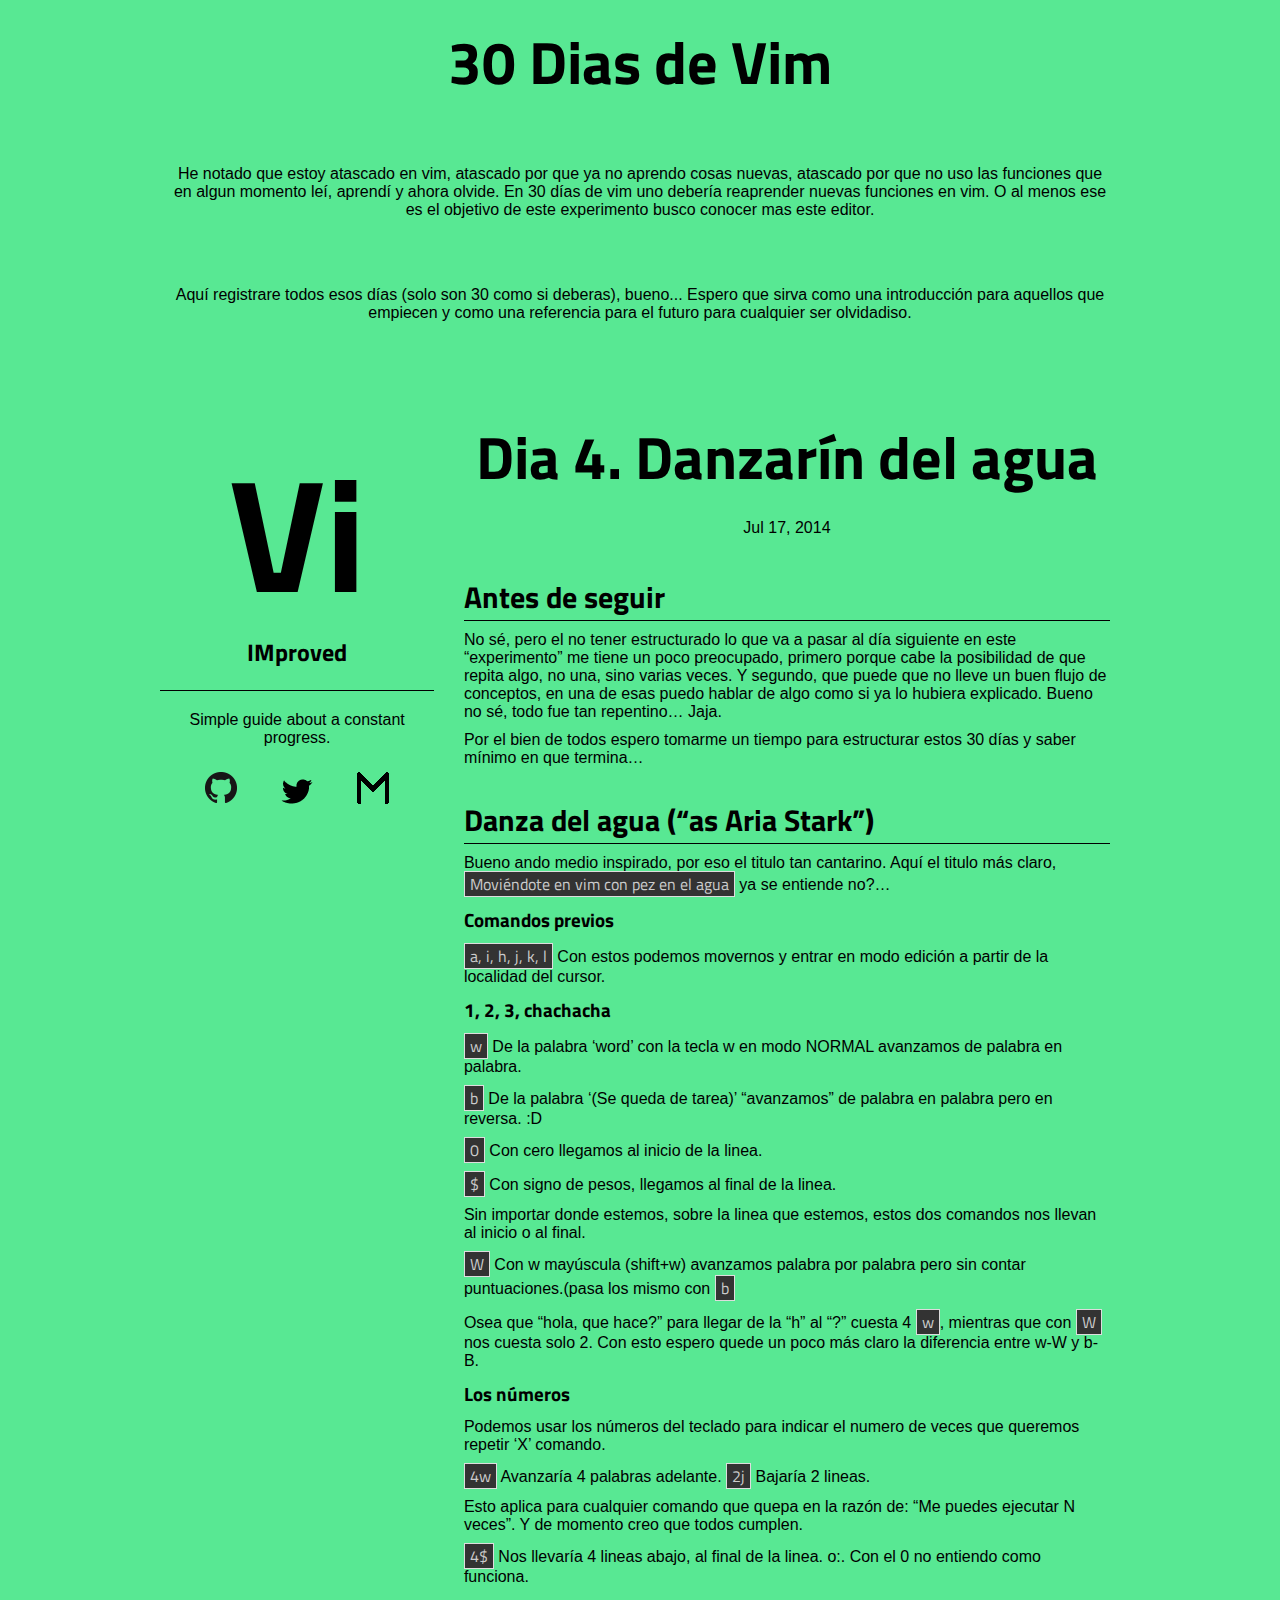
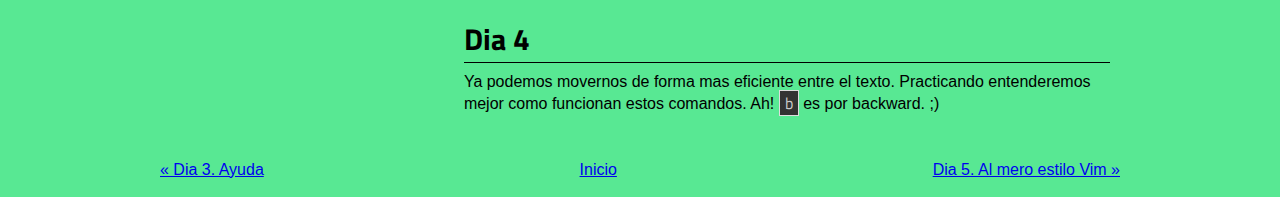
<file: Dia4-Dazarin-del-agua.html>
<!DOCTYPE html>
<html>

  <head>
    <meta charset="utf-8">
    <meta http-equiv="X-UA-Compatible" content="IE=edge">
    <title>Dia 4. Danzarín del agua - RobLS</title>
    <meta name="viewport" content="width=device-width">
    <meta name="description" content="Esto es un ejercicio para obligarme a usar nuevas y mas avanzadas funciones en vim. Durante 30 dias usare vim y aqui estara publicado mi progreso.">
    <link rel="canonical" href="http:robls.github.io/30diasvim/Dia4-Dazarin-del-agua.html">
    <script src="//ajax.googleapis.com/ajax/libs/jquery/1.11.0/jquery.min.js"></script>
    <script type="text/javascript">
/*        $(function() {

    var $sidebar   = $("aside"), 
        $window    = $(window),
        offset     = $sidebar.offset(),
        topPadding = 50;
    console.log($(window).scrollTop() + '   ' + $("aside").offset().top);
    $window.scroll(function() {
    console.log($(window).scrollTop() + '   ' + $("aside").offset().top);
        if ($window.scrollTop() > offset.top) {
            $sidebar.stop().animate({
                marginTop: $window.scrollTop() - offset.top - topPadding
            });
        } else {
            $sidebar.stop().animate({
                marginTop: 0
            });
        }
    });
    
});/*
    </script>

    <!-- Custom CSS -->
    <link rel="stylesheet" href="css/main.css">
</head>


    <body>
  <div class="main">
    <div class="page-content">
    <header class="site-header">

  <div class="wrap">

    <h1>30 Dias de Vim</h1>

    <p>He notado que estoy atascado en vim, atascado por que ya no aprendo cosas nuevas, atascado por que no uso las funciones que en algun momento leí, aprendí y ahora olvide. En 30 días de vim uno debería reaprender nuevas funciones en vim. O al menos ese es el objetivo de este experimento busco conocer mas este editor.</p>
    
    <p>Aquí registrare todos esos días (solo son 30 como si deberas), bueno... Espero que sirva como una introducción para aquellos que empiecen y como una referencia para el futuro para cualquier ser olvidadiso.</p>

  </div>

</header>

    </div>
    <div class="page-content">
      <aside id="sidebar">
  <h1>Vi</h1>
  <h3>IMproved</h3>
  <p class="aside-words">Simple guide about a constant progress.</p>
  <ul class="redes">
    <li><a href="https://github.com/RobLS"><img src="images/GitHub-Mark-32px.png"/></a></li>
    <li><a ><img src="images/bird_black_32_0.png"/></a></li>
    <li><a><img src="images/gmail_black_32.png"/></a></li>
  </ul>
</aside>

      <div class="content">
        <div class="post">

  <header class="post-header">
    <h1>Dia 4. Danzarín del agua</h1>
    <p class="meta">Jul 17, 2014</p>
  </header>

  <article class="post-content">
  <h2 id="antes-de-seguir">Antes de seguir</h2>

<p>No sé, pero el no tener estructurado lo que va a pasar al día siguiente en este “experimento” me tiene un poco preocupado, primero porque cabe la posibilidad de que repita algo, no una, sino varias veces. Y segundo, que puede que no lleve un buen flujo de conceptos, en una de esas puedo hablar de algo como si ya lo hubiera explicado. Bueno no sé, todo fue tan repentino… Jaja.</p>

<p>Por el bien de todos espero tomarme un tiempo para estructurar estos 30 días y saber mínimo en que termina…</p>

<h2 id="danza-del-agua-as-aria-stark">Danza del agua (“as Aria Stark”)</h2>

<p>Bueno ando medio inspirado, por eso el titulo tan cantarino. Aquí el titulo más claro, <code>Moviéndote en vim con pez en el agua</code> ya se entiende no?… </p>

<h3 id="comandos-previos">Comandos previos</h3>
<p><code>a, i, h, j, k, l</code>  Con estos podemos movernos y entrar en modo edición a partir de la localidad del cursor.</p>

<h3 id="chachacha">1, 2, 3, chachacha</h3>

<p><code>w</code> De la palabra ‘word’ con la tecla w en modo NORMAL avanzamos de palabra en palabra.</p>

<p><code>b</code> De la palabra ‘(Se queda de tarea)’ “avanzamos” de palabra en palabra pero en reversa. :D</p>

<p><code>0</code> Con cero llegamos al inicio de la linea.</p>

<p><code>$</code> Con signo de pesos, llegamos al final de la linea.</p>

<p>Sin importar donde estemos, sobre la linea que estemos, estos dos comandos nos llevan al inicio o al final.</p>

<p><code>W</code> Con w mayúscula (shift+w) avanzamos palabra por palabra pero sin contar puntuaciones.(pasa los mismo con <code>b</code></p>

<p>Osea que “hola, que hace?” para llegar de la “h” al “?” cuesta 4 <code>w</code>, mientras que con <code>W</code> nos cuesta solo 2. Con esto espero quede un poco más claro la diferencia entre w-W y b-B.</p>

<h3 id="los-nmeros">Los números</h3>
<p>Podemos usar los números del teclado para indicar el numero de veces que queremos repetir ‘X’ comando.</p>

<p><code>4w</code> Avanzaría 4 palabras adelante.
<code>2j</code> Bajaría 2 lineas.</p>

<p>Esto aplica para cualquier comando que quepa en la razón de: “Me puedes ejecutar N veces”. Y de momento creo que todos cumplen.</p>

<p><code>4$</code> Nos llevaría 4 lineas abajo, al final de la linea. o:. Con el 0 no entiendo como funciona.</p>

<h2 id="dia-4">Dia 4</h2>
<p>Ya podemos movernos de forma mas eficiente entre el texto. Practicando entenderemos mejor como funcionan estos comandos. Ah! <code>b</code> es por backward. ;)</p>

  </article>

</div>
      </div>
    </div>
    <footer class="site-footer">

  <div class="page-content">

    <div id="page-navigation">
        <div class="left">
        
                <a href="/30diasvim/Dia3-Ayuda.html" title="Previous Post:
Dia 3. Ayuda">&laquo; Dia 3. Ayuda</a>
        
        </div>
        <a href="index.html">Inicio</a>
        <div class="right">
        
                <a href="/30diasvim/Dia5-Al-mero-estilo-Vim.html" title="next Post:
Dia 5. Al mero estilo Vim">Dia 5. Al mero estilo Vim &raquo; </a>
        
        </div>
    </div> 

  </div>

</footer>


  </div>
  

<script>
(function(i,s,o,g,r,a,m){i['GoogleAnalyticsObject']=r;i[r]=i[r]||function(){
 (i[r].q=i[r].q||[]).push(arguments)},i[r].l=1*new Date();a=s.createElement(o),
 m=s.getElementsByTagName(o)[0];a.async=1;a.src=g;m.parentNode.insertBefore(a,m)
 })(window,document,'script','//www.google-analytics.com/analytics.js','ga');

ga('create', 'UA-52965766-1', 'auto');
ga('send', 'pageview');

</script>


    </body>
</html>
</file>
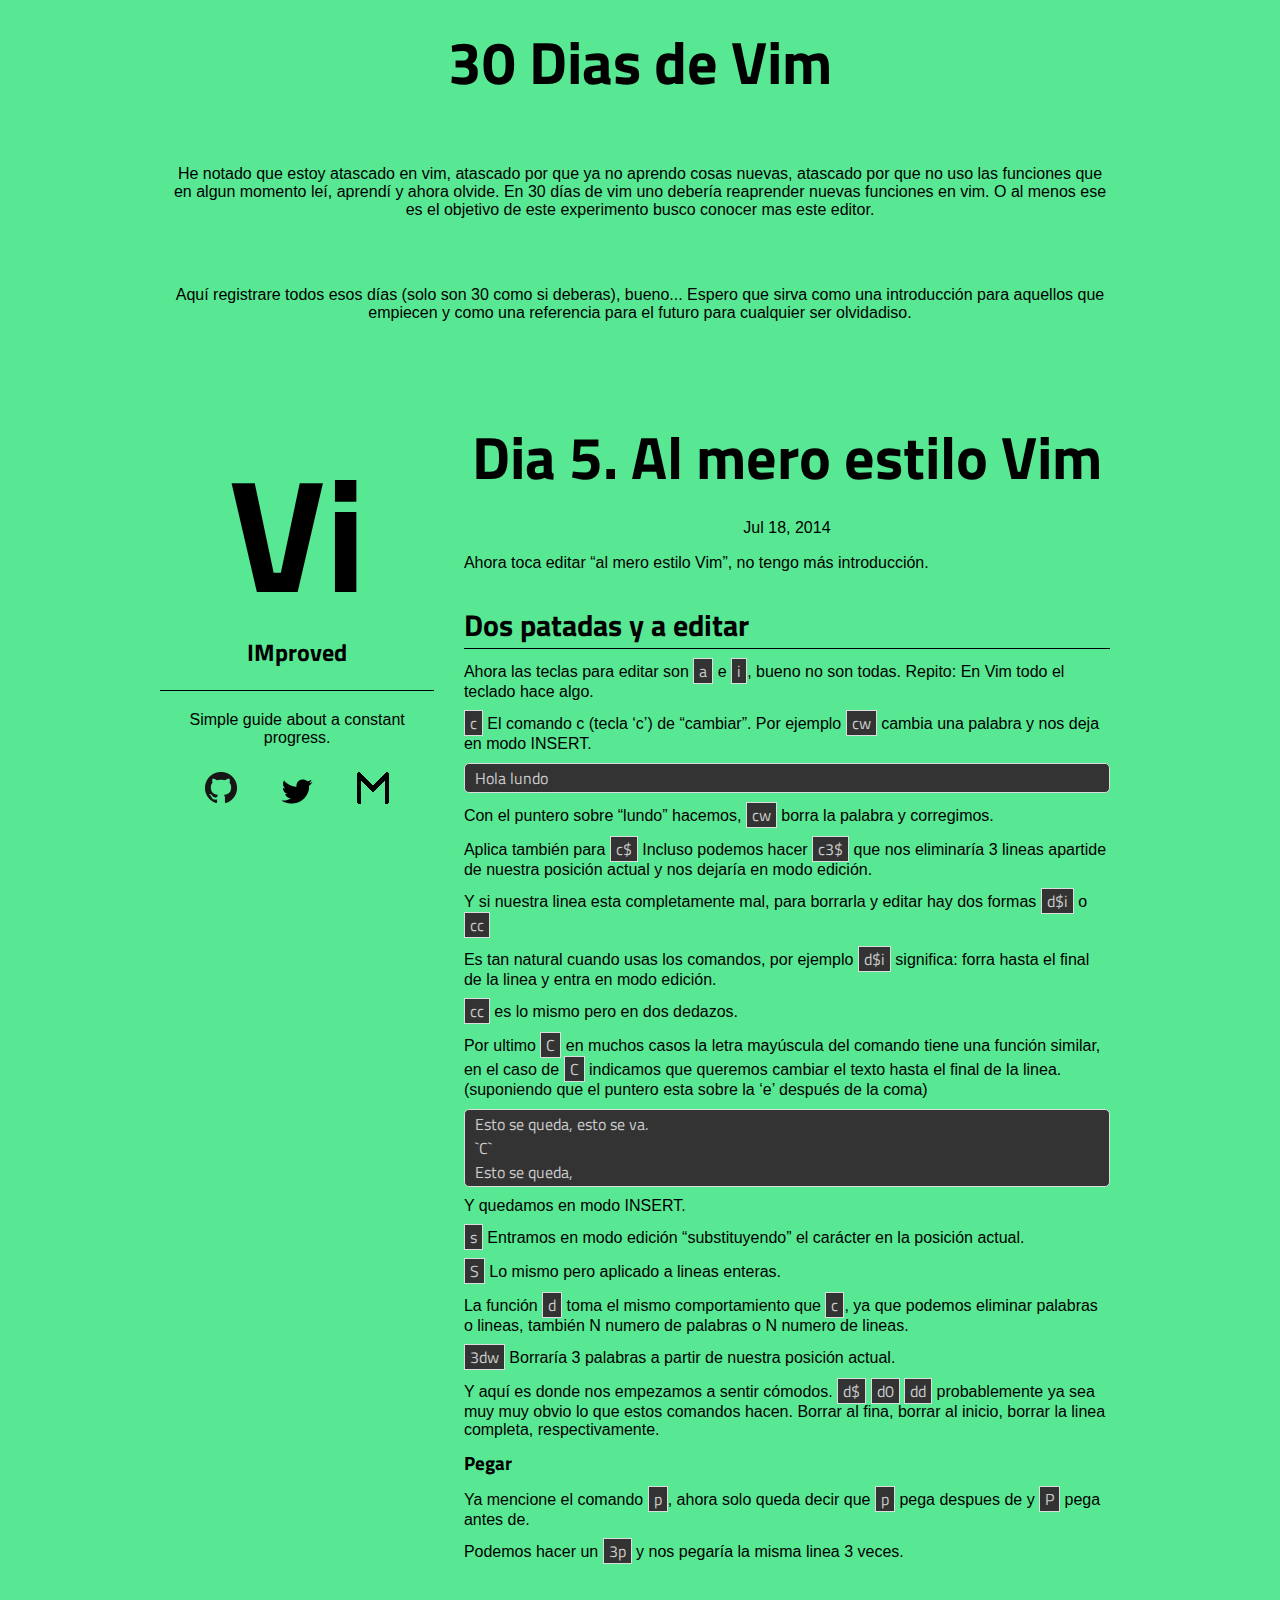
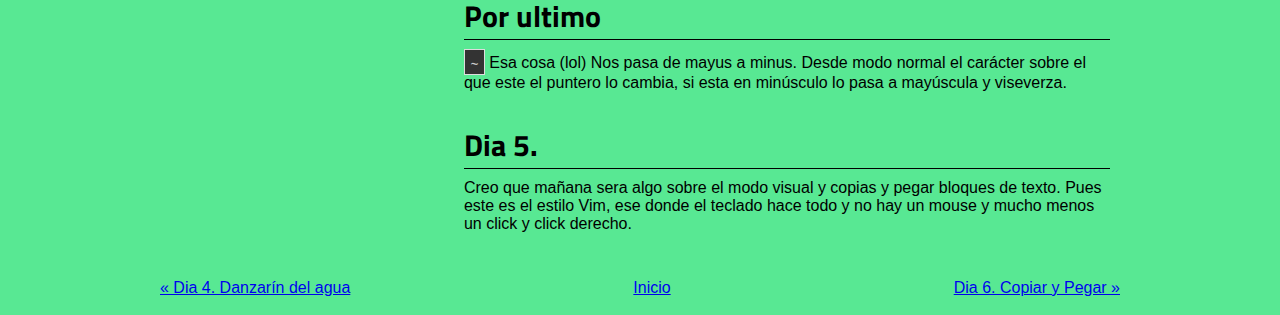
<file: Dia5-Al-mero-estilo-Vim.html>
<!DOCTYPE html>
<html>

  <head>
    <meta charset="utf-8">
    <meta http-equiv="X-UA-Compatible" content="IE=edge">
    <title>Dia 5. Al mero estilo Vim - RobLS</title>
    <meta name="viewport" content="width=device-width">
    <meta name="description" content="Esto es un ejercicio para obligarme a usar nuevas y mas avanzadas funciones en vim. Durante 30 dias usare vim y aqui estara publicado mi progreso.">
    <link rel="canonical" href="http:robls.github.io/30diasvim/Dia5-Al-mero-estilo-Vim.html">
    <script src="//ajax.googleapis.com/ajax/libs/jquery/1.11.0/jquery.min.js"></script>
    <script type="text/javascript">
/*        $(function() {

    var $sidebar   = $("aside"), 
        $window    = $(window),
        offset     = $sidebar.offset(),
        topPadding = 50;
    console.log($(window).scrollTop() + '   ' + $("aside").offset().top);
    $window.scroll(function() {
    console.log($(window).scrollTop() + '   ' + $("aside").offset().top);
        if ($window.scrollTop() > offset.top) {
            $sidebar.stop().animate({
                marginTop: $window.scrollTop() - offset.top - topPadding
            });
        } else {
            $sidebar.stop().animate({
                marginTop: 0
            });
        }
    });
    
});/*
    </script>

    <!-- Custom CSS -->
    <link rel="stylesheet" href="css/main.css">
</head>


    <body>
  <div class="main">
    <div class="page-content">
    <header class="site-header">

  <div class="wrap">

    <h1>30 Dias de Vim</h1>

    <p>He notado que estoy atascado en vim, atascado por que ya no aprendo cosas nuevas, atascado por que no uso las funciones que en algun momento leí, aprendí y ahora olvide. En 30 días de vim uno debería reaprender nuevas funciones en vim. O al menos ese es el objetivo de este experimento busco conocer mas este editor.</p>
    
    <p>Aquí registrare todos esos días (solo son 30 como si deberas), bueno... Espero que sirva como una introducción para aquellos que empiecen y como una referencia para el futuro para cualquier ser olvidadiso.</p>

  </div>

</header>

    </div>
    <div class="page-content">
      <aside id="sidebar">
  <h1>Vi</h1>
  <h3>IMproved</h3>
  <p class="aside-words">Simple guide about a constant progress.</p>
  <ul class="redes">
    <li><a href="https://github.com/RobLS"><img src="images/GitHub-Mark-32px.png"/></a></li>
    <li><a ><img src="images/bird_black_32_0.png"/></a></li>
    <li><a><img src="images/gmail_black_32.png"/></a></li>
  </ul>
</aside>

      <div class="content">
        <div class="post">

  <header class="post-header">
    <h1>Dia 5. Al mero estilo Vim</h1>
    <p class="meta">Jul 18, 2014</p>
  </header>

  <article class="post-content">
  <p>Ahora toca editar “al mero estilo Vim”, no tengo más introducción.</p>

<h2 id="dos-patadas-y-a-editar">Dos patadas y a editar</h2>

<p>Ahora las teclas para editar son <code>a</code> e <code>i</code>, bueno no son todas. Repito: En Vim todo el teclado hace algo.</p>

<p><code>c</code> El comando c (tecla ‘c’) de “cambiar”. Por ejemplo <code>cw</code> cambia una palabra y nos deja en modo INSERT.</p>

<pre><code>Hola lundo
</code></pre>

<p>Con el puntero sobre “lundo” hacemos, <code>cw</code> borra la palabra y corregimos.</p>

<p>Aplica también para <code>c$</code> Incluso podemos hacer <code>c3$</code> que nos eliminaría 3 lineas apartide de nuestra posición actual y nos dejaría en modo edición.</p>

<p>Y si nuestra linea esta completamente mal, para borrarla y editar hay dos formas <code>d$i</code> o <code>cc</code></p>

<p>Es tan natural cuando usas los comandos, por ejemplo <code>d$i</code> significa: forra hasta el final de la linea y entra en modo edición.</p>

<p><code>cc</code> es lo mismo pero en dos dedazos.</p>

<p>Por ultimo <code>C</code> en muchos casos la letra mayúscula del comando tiene una función similar, en el caso de <code>C</code> indicamos que queremos cambiar el texto hasta el final de la linea. (suponiendo que el puntero esta sobre la ‘e’ después de la coma)</p>

<pre><code>Esto se queda, esto se va.
`C`
Esto se queda, 
</code></pre>

<p>Y quedamos en modo INSERT.</p>

<p><code>s</code> Entramos en modo edición “substituyendo” el carácter en la posición actual.</p>

<p><code>S</code> Lo mismo pero aplicado a lineas enteras.</p>

<p>La función <code>d</code> toma el mismo comportamiento que <code>c</code>, ya que podemos eliminar palabras o lineas, también N numero de palabras o N numero de lineas.</p>

<p><code>3dw</code> Borraría 3 palabras a partir de nuestra posición actual. </p>

<p>Y aquí es donde nos empezamos a sentir cómodos. <code>d$</code> <code>d0</code> <code>dd</code> probablemente ya sea muy muy obvio lo que estos comandos hacen. Borrar al fina, borrar al inicio, borrar la linea completa, respectivamente.</p>

<h3 id="pegar">Pegar</h3>

<p>Ya mencione el comando <code>p</code>, ahora solo queda decir que <code>p</code> pega despues de y <code>P</code> pega antes de.</p>

<p>Podemos hacer un <code>3p</code> y nos pegaría la misma linea 3 veces.</p>

<h2 id="por-ultimo">Por ultimo</h2>

<p><code>~</code> Esa cosa (lol) Nos pasa de mayus a minus. Desde modo normal el carácter sobre el que este el puntero lo cambia, si esta en minúsculo lo pasa a mayúscula y viseverza.</p>

<h2 id="dia-5">Dia 5.</h2>
<p>Creo que mañana sera algo sobre el modo visual y copias y pegar bloques de texto.
Pues este es el estilo Vim, ese donde el teclado hace todo y no hay un mouse y mucho menos un click y click derecho.</p>

  </article>

</div>
      </div>
    </div>
    <footer class="site-footer">

  <div class="page-content">

    <div id="page-navigation">
        <div class="left">
        
                <a href="/30diasvim/Dia4-Dazarin-del-agua.html" title="Previous Post:
Dia 4. Danzarín del agua">&laquo; Dia 4. Danzarín del agua</a>
        
        </div>
        <a href="index.html">Inicio</a>
        <div class="right">
        
                <a href="/30diasvim/Dia6-CyP.html" title="next Post:
Dia 6. Copiar y Pegar">Dia 6. Copiar y Pegar &raquo; </a>
        
        </div>
    </div> 

  </div>

</footer>


  </div>
  

<script>
(function(i,s,o,g,r,a,m){i['GoogleAnalyticsObject']=r;i[r]=i[r]||function(){
 (i[r].q=i[r].q||[]).push(arguments)},i[r].l=1*new Date();a=s.createElement(o),
 m=s.getElementsByTagName(o)[0];a.async=1;a.src=g;m.parentNode.insertBefore(a,m)
 })(window,document,'script','//www.google-analytics.com/analytics.js','ga');

ga('create', 'UA-52965766-1', 'auto');
ga('send', 'pageview');

</script>


    </body>
</html>
</file>
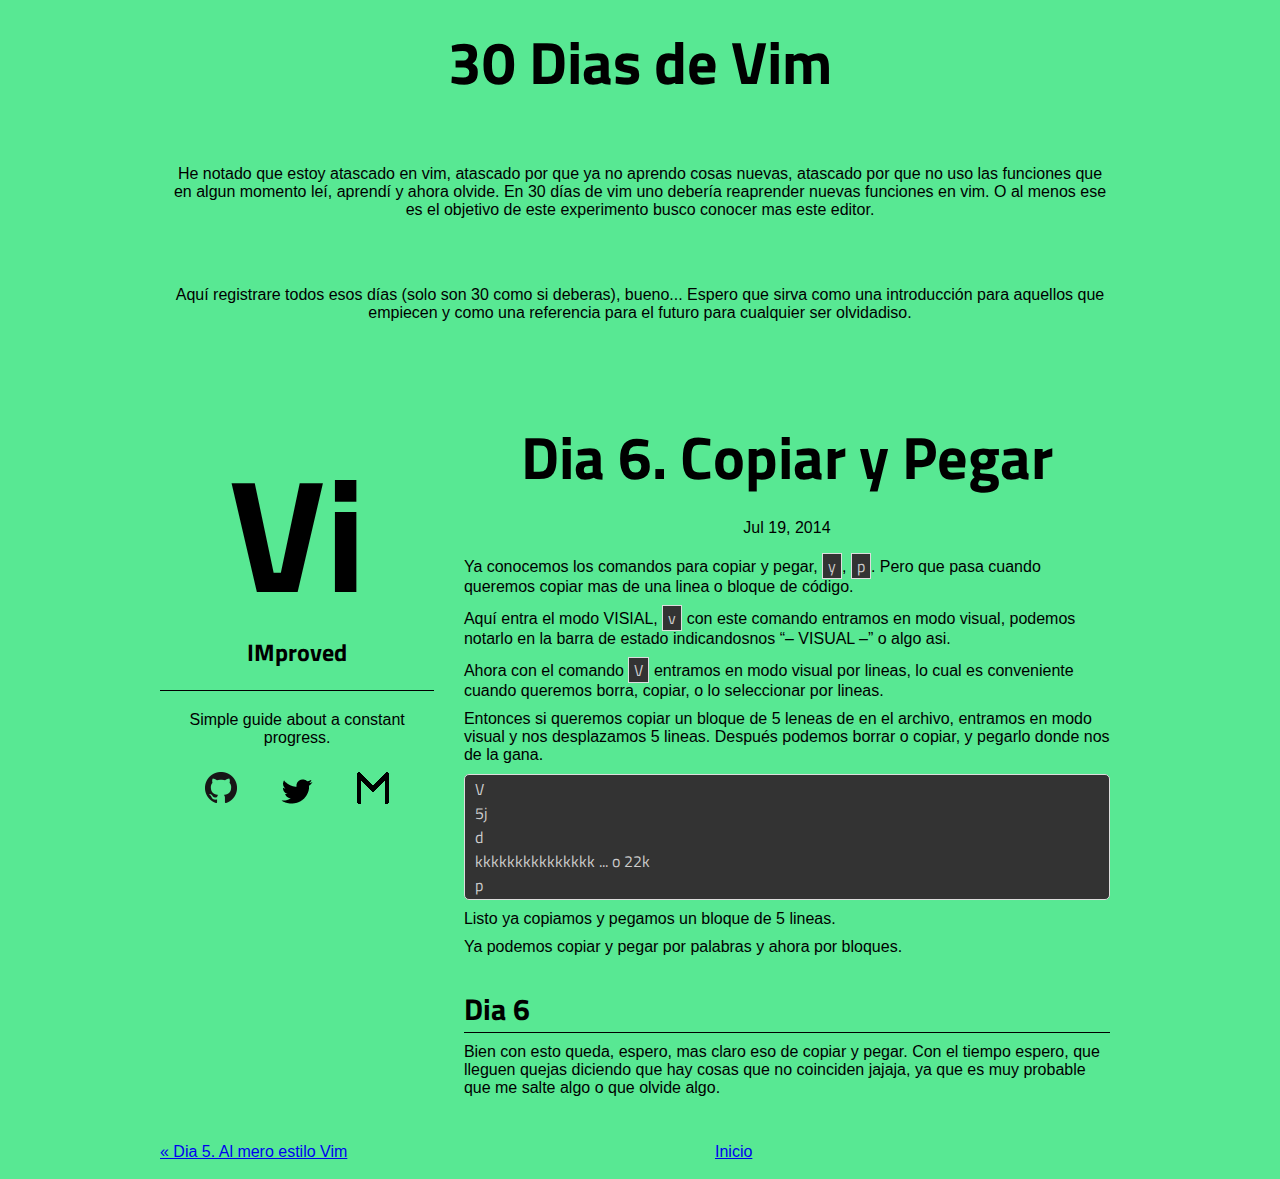
<file: Dia6-CyP.html>
<!DOCTYPE html>
<html>

  <head>
    <meta charset="utf-8">
    <meta http-equiv="X-UA-Compatible" content="IE=edge">
    <title>Dia 6. Copiar y Pegar - RobLS</title>
    <meta name="viewport" content="width=device-width">
    <meta name="description" content="Esto es un ejercicio para obligarme a usar nuevas y mas avanzadas funciones en vim. Durante 30 dias usare vim y aqui estara publicado mi progreso.">
    <link rel="canonical" href="http:robls.github.io/30diasvim/Dia6-CyP.html">
    <script src="//ajax.googleapis.com/ajax/libs/jquery/1.11.0/jquery.min.js"></script>
    <script type="text/javascript">
/*        $(function() {

    var $sidebar   = $("aside"), 
        $window    = $(window),
        offset     = $sidebar.offset(),
        topPadding = 50;
    console.log($(window).scrollTop() + '   ' + $("aside").offset().top);
    $window.scroll(function() {
    console.log($(window).scrollTop() + '   ' + $("aside").offset().top);
        if ($window.scrollTop() > offset.top) {
            $sidebar.stop().animate({
                marginTop: $window.scrollTop() - offset.top - topPadding
            });
        } else {
            $sidebar.stop().animate({
                marginTop: 0
            });
        }
    });
    
});/*
    </script>

    <!-- Custom CSS -->
    <link rel="stylesheet" href="css/main.css">
</head>


    <body>
  <div class="main">
    <div class="page-content">
    <header class="site-header">

  <div class="wrap">

    <h1>30 Dias de Vim</h1>

    <p>He notado que estoy atascado en vim, atascado por que ya no aprendo cosas nuevas, atascado por que no uso las funciones que en algun momento leí, aprendí y ahora olvide. En 30 días de vim uno debería reaprender nuevas funciones en vim. O al menos ese es el objetivo de este experimento busco conocer mas este editor.</p>
    
    <p>Aquí registrare todos esos días (solo son 30 como si deberas), bueno... Espero que sirva como una introducción para aquellos que empiecen y como una referencia para el futuro para cualquier ser olvidadiso.</p>

  </div>

</header>

    </div>
    <div class="page-content">
      <aside id="sidebar">
  <h1>Vi</h1>
  <h3>IMproved</h3>
  <p class="aside-words">Simple guide about a constant progress.</p>
  <ul class="redes">
    <li><a href="https://github.com/RobLS"><img src="images/GitHub-Mark-32px.png"/></a></li>
    <li><a ><img src="images/bird_black_32_0.png"/></a></li>
    <li><a><img src="images/gmail_black_32.png"/></a></li>
  </ul>
</aside>

      <div class="content">
        <div class="post">

  <header class="post-header">
    <h1>Dia 6. Copiar y Pegar</h1>
    <p class="meta">Jul 19, 2014</p>
  </header>

  <article class="post-content">
  <p>Ya conocemos los comandos para copiar y pegar, <code>y</code>, <code>p</code>. Pero que pasa cuando queremos copiar mas de una linea o bloque de código.</p>

<p>Aquí entra el modo VISIAL, <code>v</code> con este comando entramos en modo visual, podemos notarlo en la barra de estado indicandosnos “– VISUAL –” o algo asi.</p>

<p>Ahora con el comando <code>V</code> entramos en modo visual por lineas, lo cual es conveniente cuando queremos borra, copiar, o lo seleccionar por lineas.</p>

<p>Entonces si queremos copiar un bloque de 5 leneas de en el archivo, entramos en modo visual y nos desplazamos 5 lineas. Después podemos borrar o copiar, y pegarlo donde nos de la gana.</p>

<pre><code>V
5j
d
kkkkkkkkkkkkkkk ... o 22k
p
</code></pre>

<p>Listo ya copiamos y pegamos un bloque de 5 lineas. </p>

<p>Ya podemos copiar y pegar por palabras y ahora por bloques.</p>

<h2 id="dia-6">Dia 6</h2>

<p>Bien con esto queda, espero, mas claro eso de copiar y pegar. Con el tiempo espero, que lleguen quejas diciendo que hay cosas que no coinciden jajaja, ya que es muy probable que me salte algo o que olvide algo. </p>

  </article>

</div>
      </div>
    </div>
    <footer class="site-footer">

  <div class="page-content">

    <div id="page-navigation">
        <div class="left">
        
                <a href="/30diasvim/Dia5-Al-mero-estilo-Vim.html" title="Previous Post:
Dia 5. Al mero estilo Vim">&laquo; Dia 5. Al mero estilo Vim</a>
        
        </div>
        <a href="index.html">Inicio</a>
        <div class="right">
        
        </div>
    </div> 

  </div>

</footer>


  </div>
  

<script>
(function(i,s,o,g,r,a,m){i['GoogleAnalyticsObject']=r;i[r]=i[r]||function(){
 (i[r].q=i[r].q||[]).push(arguments)},i[r].l=1*new Date();a=s.createElement(o),
 m=s.getElementsByTagName(o)[0];a.async=1;a.src=g;m.parentNode.insertBefore(a,m)
 })(window,document,'script','//www.google-analytics.com/analytics.js','ga');

ga('create', 'UA-52965766-1', 'auto');
ga('send', 'pageview');

</script>


    </body>
</html>
</file>
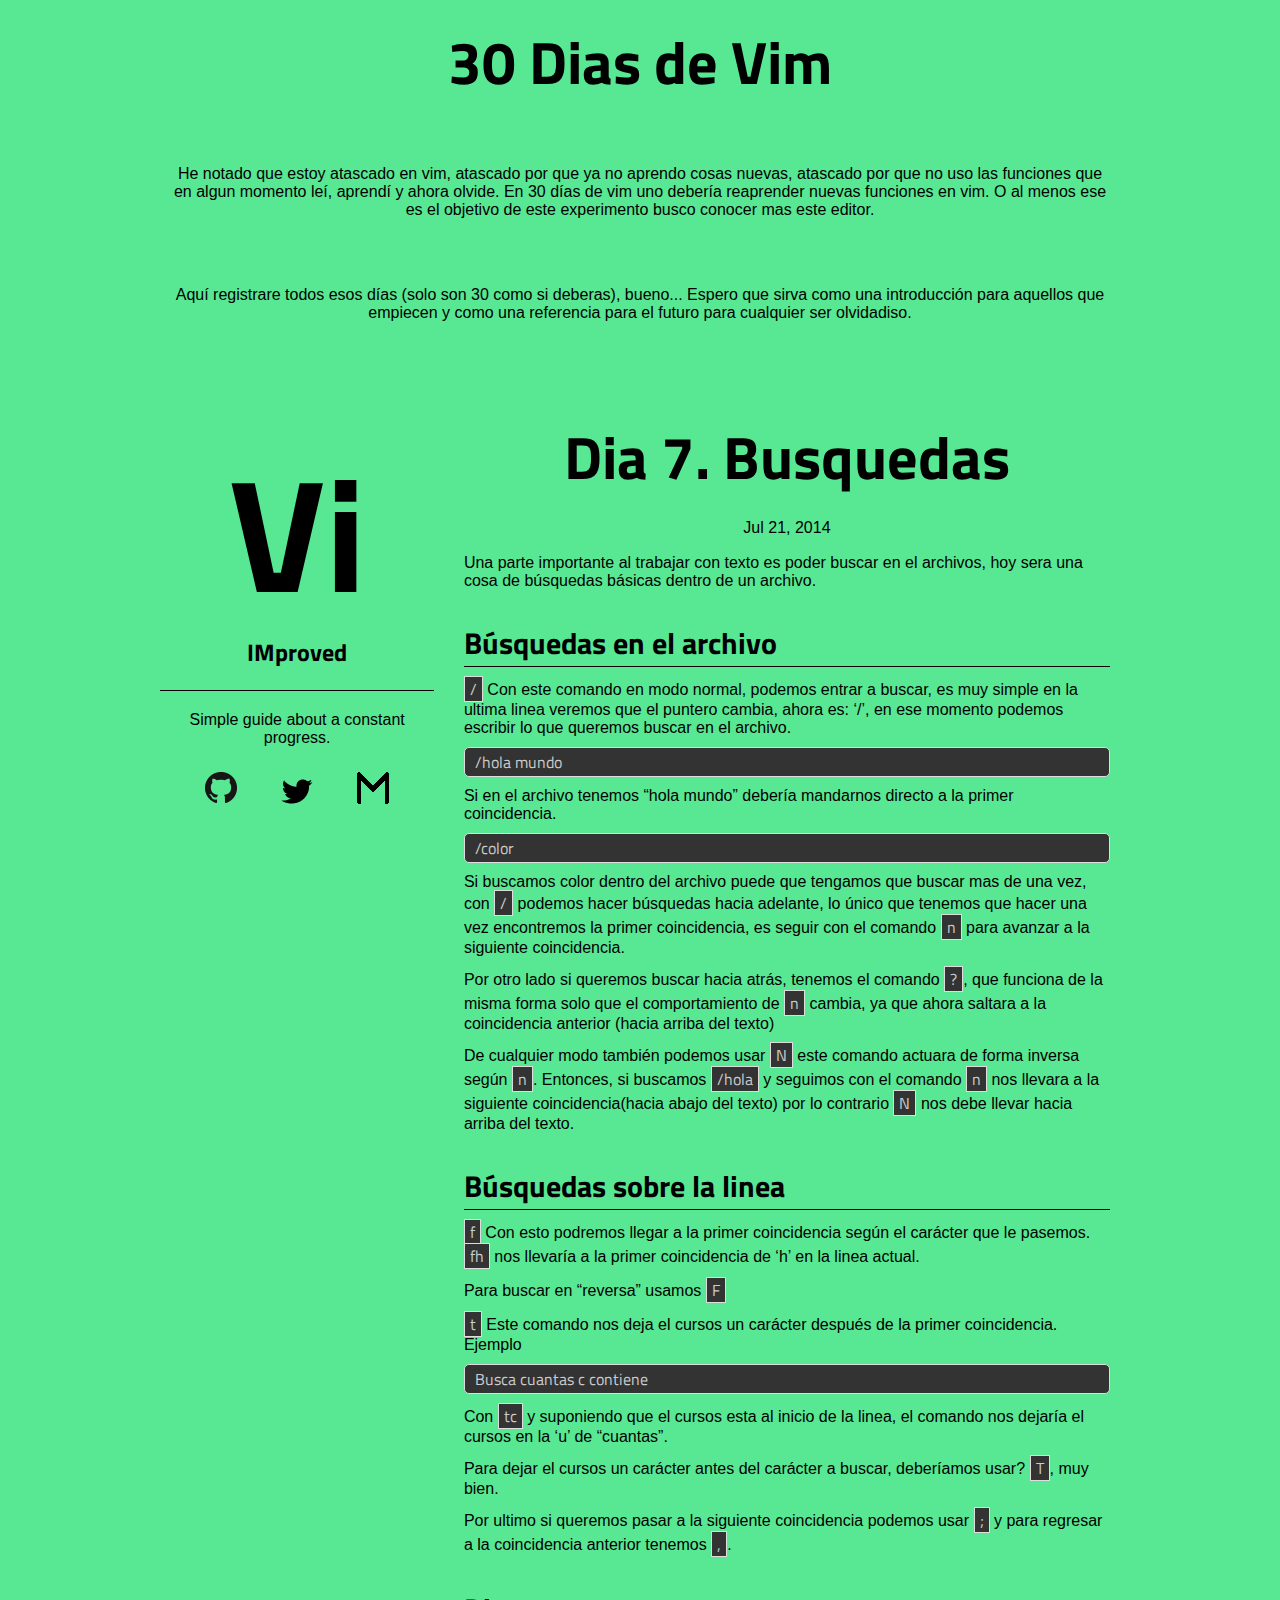
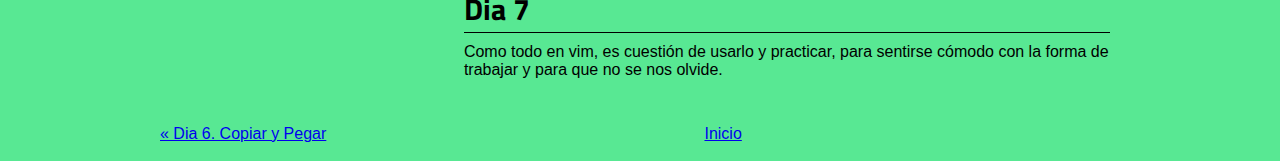
<file: Dia7-Busquedas.html>
<!DOCTYPE html>
<html>

  <head>
    <meta charset="utf-8">
    <meta http-equiv="X-UA-Compatible" content="IE=edge">
    <title>Dia 7. Busquedas - RobLS</title>
    <meta name="viewport" content="width=device-width">
    <meta name="description" content="Esto es un ejercicio para obligarme a usar nuevas y mas avanzadas funciones en vim. Durante 30 dias usare vim y aqui estara publicado mi progreso.">
    <link rel="canonical" href="http:robls.github.io/30diasvim/Dia7-Busquedas.html">
    <script src="//ajax.googleapis.com/ajax/libs/jquery/1.11.0/jquery.min.js"></script>
    <script type="text/javascript">
/*        $(function() {

    var $sidebar   = $("aside"), 
        $window    = $(window),
        offset     = $sidebar.offset(),
        topPadding = 50;
    console.log($(window).scrollTop() + '   ' + $("aside").offset().top);
    $window.scroll(function() {
    console.log($(window).scrollTop() + '   ' + $("aside").offset().top);
        if ($window.scrollTop() > offset.top) {
            $sidebar.stop().animate({
                marginTop: $window.scrollTop() - offset.top - topPadding
            });
        } else {
            $sidebar.stop().animate({
                marginTop: 0
            });
        }
    });
    
});/*
    </script>

    <!-- Custom CSS -->
    <link rel="stylesheet" href="css/main.css">
</head>


    <body>
  <div class="main">
    <div class="page-content">
    <header class="site-header">

  <div class="wrap">

    <h1>30 Dias de Vim</h1>

    <p>He notado que estoy atascado en vim, atascado por que ya no aprendo cosas nuevas, atascado por que no uso las funciones que en algun momento leí, aprendí y ahora olvide. En 30 días de vim uno debería reaprender nuevas funciones en vim. O al menos ese es el objetivo de este experimento busco conocer mas este editor.</p>
    
    <p>Aquí registrare todos esos días (solo son 30 como si deberas), bueno... Espero que sirva como una introducción para aquellos que empiecen y como una referencia para el futuro para cualquier ser olvidadiso.</p>

  </div>

</header>

    </div>
    <div class="page-content">
      <aside id="sidebar">
  <h1>Vi</h1>
  <h3>IMproved</h3>
  <p class="aside-words">Simple guide about a constant progress.</p>
  <ul class="redes">
    <li><a href="https://github.com/RobLS"><img src="images/GitHub-Mark-32px.png"/></a></li>
    <li><a ><img src="images/bird_black_32_0.png"/></a></li>
    <li><a><img src="images/gmail_black_32.png"/></a></li>
  </ul>
</aside>

      <div class="content">
        <div class="post">

  <header class="post-header">
    <h1>Dia 7. Busquedas</h1>
    <p class="meta">Jul 21, 2014</p>
  </header>

  <article class="post-content">
  <p>Una parte importante al trabajar con texto es poder buscar en el archivos, hoy sera una cosa de búsquedas básicas dentro de un archivo.</p>

<h2 id="bsquedas-en-el-archivo">Búsquedas en el archivo</h2>

<p><code>/</code> Con este comando en modo normal, podemos entrar a buscar, es muy simple en la ultima linea veremos que el puntero cambia, ahora es: ‘/’, en ese momento podemos escribir lo que queremos buscar en el archivo.</p>

<pre><code>/hola mundo
</code></pre>

<p>Si en el archivo tenemos “hola mundo” debería mandarnos directo a la primer coincidencia.</p>

<pre><code>/color
</code></pre>

<p>Si buscamos color dentro del archivo puede que tengamos que buscar mas de una vez, con <code>/</code> podemos hacer búsquedas hacia adelante, lo único que tenemos que hacer una vez encontremos la primer coincidencia, es seguir con el comando <code>n</code> para avanzar a la siguiente coincidencia. </p>

<p>Por otro lado si queremos buscar hacia atrás, tenemos el comando <code>?</code>, que funciona de la misma forma solo que el comportamiento de <code>n</code> cambia, ya que ahora saltara a la coincidencia anterior (hacia arriba del texto)</p>

<p>De cualquier modo también podemos usar <code>N</code> este comando actuara de forma inversa según <code>n</code>. Entonces, si buscamos <code>/hola</code> y seguimos con el comando <code>n</code> nos llevara a la siguiente coincidencia(hacia abajo del texto) por lo contrario <code>N</code> nos debe llevar hacia arriba del texto.</p>

<h2 id="bsquedas-sobre-la-linea">Búsquedas sobre la linea</h2>

<p><code>f</code> Con esto podremos llegar a la primer coincidencia según el carácter que le pasemos. <code>fh</code> nos llevaría a la primer coincidencia de ‘h’ en la linea actual.</p>

<p>Para buscar en “reversa” usamos <code>F</code></p>

<p><code>t</code> Este comando nos deja el cursos un carácter después de la primer coincidencia. Ejemplo</p>

<pre><code>Busca cuantas c contiene
</code></pre>

<p>Con <code>tc</code> y suponiendo que el cursos esta al inicio de la linea, el comando nos dejaría el cursos en la ‘u’ de “cuantas”. </p>

<p>Para dejar el cursos un carácter antes del carácter a buscar, deberíamos usar? <code>T</code>, muy bien.</p>

<p>Por ultimo si queremos pasar a la siguiente coincidencia podemos usar <code>;</code> y para regresar a la coincidencia anterior tenemos <code>,</code>.</p>

<h2 id="dia-7">Dia 7</h2>
<p>Como todo en vim, es cuestión de usarlo y practicar, para sentirse cómodo con la forma de trabajar y para que no se nos olvide. </p>

  </article>

</div>
      </div>
    </div>
    <footer class="site-footer">

  <div class="page-content">

    <div id="page-navigation">
        <div class="left">
        
                <a href="/30diasvim/Dia6-CyP.html" title="Previous Post:
Dia 6. Copiar y Pegar">&laquo; Dia 6. Copiar y Pegar</a>
        
        </div>
        <a href="index.html">Inicio</a>
        <div class="right">
        
        </div>
    </div> 

  </div>

</footer>


  </div>
  

<script>
(function(i,s,o,g,r,a,m){i['GoogleAnalyticsObject']=r;i[r]=i[r]||function(){
 (i[r].q=i[r].q||[]).push(arguments)},i[r].l=1*new Date();a=s.createElement(o),
 m=s.getElementsByTagName(o)[0];a.async=1;a.src=g;m.parentNode.insertBefore(a,m)
 })(window,document,'script','//www.google-analytics.com/analytics.js','ga');

ga('create', 'UA-52965766-1', 'auto');
ga('send', 'pageview');

</script>


    </body>
</html>
</file>
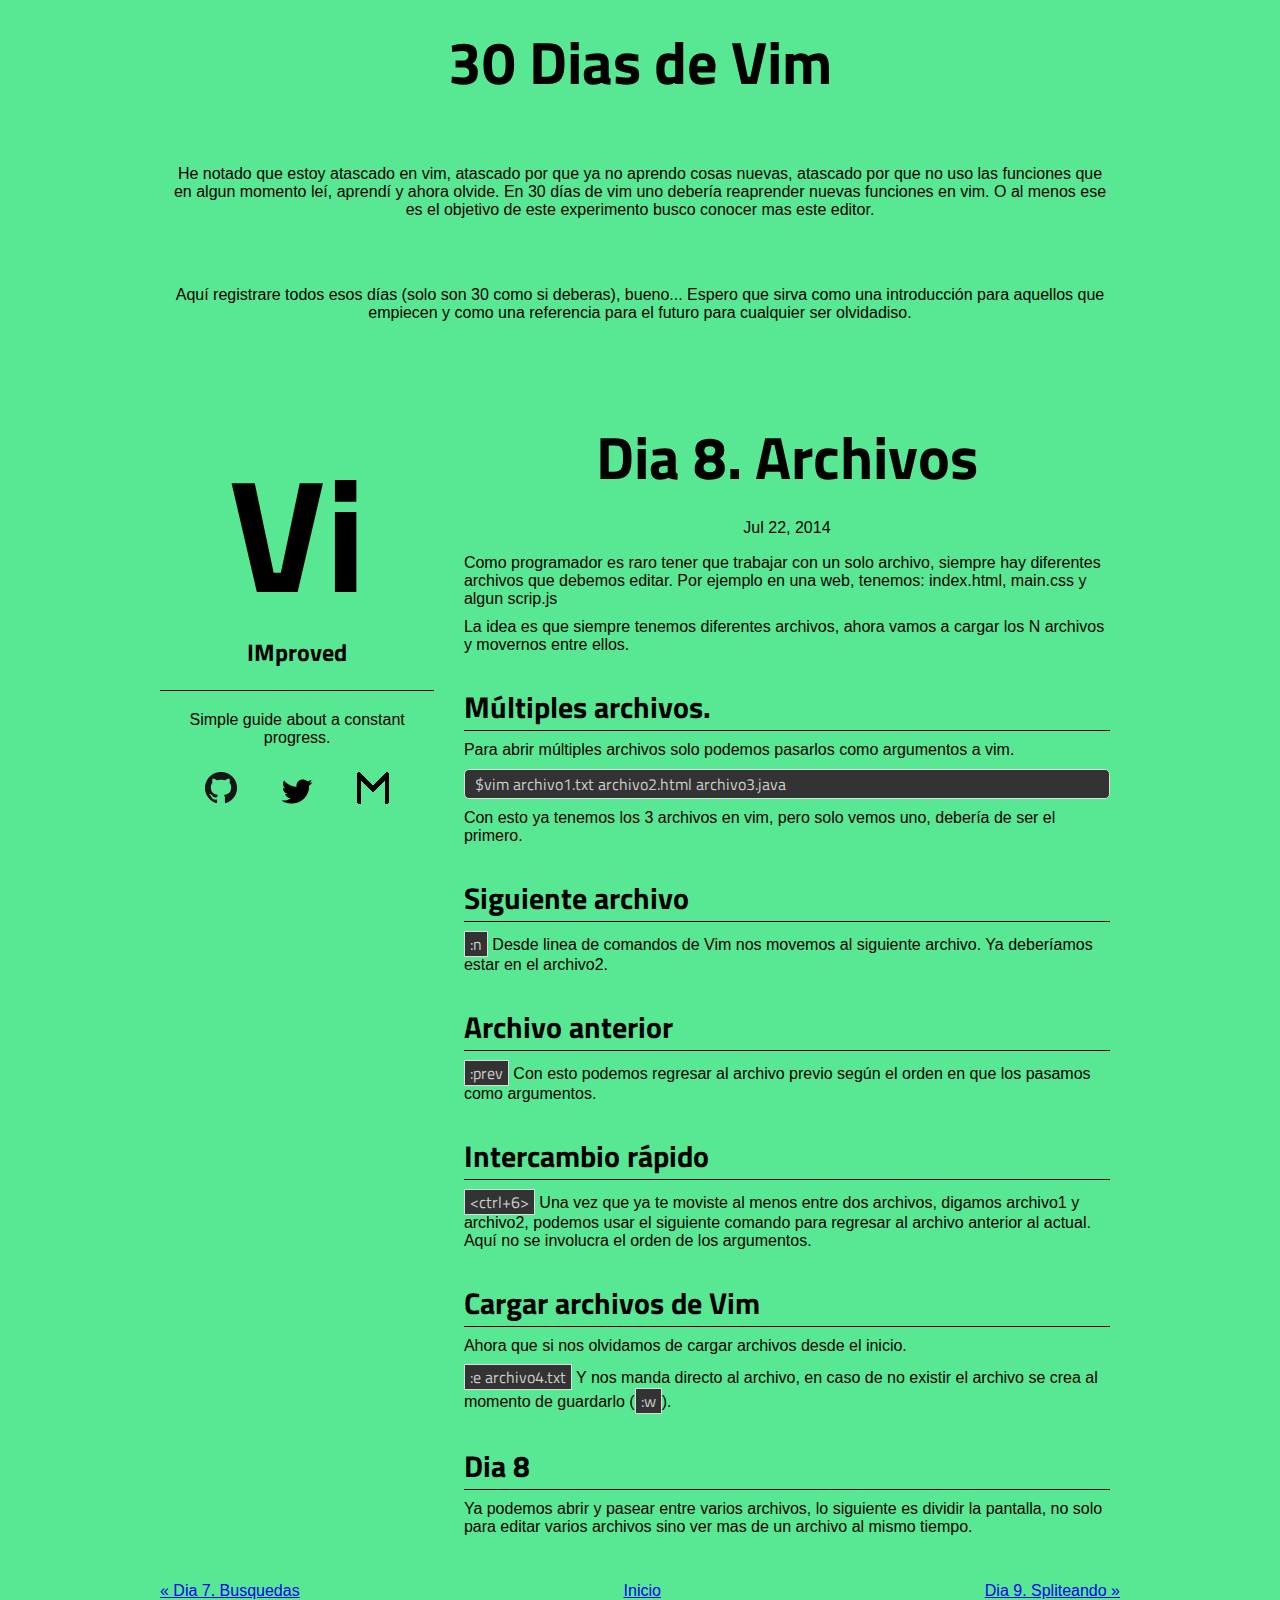
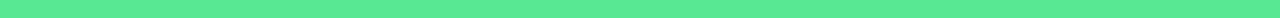
<file: Dia8-Archivos.html>
<!DOCTYPE html>
<html>

  <head>
    <meta charset="utf-8">
    <meta http-equiv="X-UA-Compatible" content="IE=edge">
    <title>Dia 8. Archivos - RobLS</title>
    <meta name="viewport" content="width=device-width">
    <meta name="description" content="Esto es un ejercicio para obligarme a usar nuevas y mas avanzadas funciones en vim. Durante 30 dias usare vim y aqui estara publicado mi progreso.">
    <link rel="canonical" href="http:robls.github.io/30diasvim/Dia8-Archivos.html">
    <script src="//ajax.googleapis.com/ajax/libs/jquery/1.11.0/jquery.min.js"></script>
    <script type="text/javascript">
/*        $(function() {

    var $sidebar   = $("aside"), 
        $window    = $(window),
        offset     = $sidebar.offset(),
        topPadding = 50;
    console.log($(window).scrollTop() + '   ' + $("aside").offset().top);
    $window.scroll(function() {
    console.log($(window).scrollTop() + '   ' + $("aside").offset().top);
        if ($window.scrollTop() > offset.top) {
            $sidebar.stop().animate({
                marginTop: $window.scrollTop() - offset.top - topPadding
            });
        } else {
            $sidebar.stop().animate({
                marginTop: 0
            });
        }
    });
    
});/*
    </script>

    <!-- Custom CSS -->
    <link rel="stylesheet" href="css/main.css">
</head>


    <body>
  <div class="main">
    <div class="page-content">
    <header class="site-header">

  <div class="wrap">

    <h1>30 Dias de Vim</h1>

    <p>He notado que estoy atascado en vim, atascado por que ya no aprendo cosas nuevas, atascado por que no uso las funciones que en algun momento leí, aprendí y ahora olvide. En 30 días de vim uno debería reaprender nuevas funciones en vim. O al menos ese es el objetivo de este experimento busco conocer mas este editor.</p>
    
    <p>Aquí registrare todos esos días (solo son 30 como si deberas), bueno... Espero que sirva como una introducción para aquellos que empiecen y como una referencia para el futuro para cualquier ser olvidadiso.</p>

  </div>

</header>

    </div>
    <div class="page-content">
      <aside id="sidebar">
  <h1>Vi</h1>
  <h3>IMproved</h3>
  <p class="aside-words">Simple guide about a constant progress.</p>
  <ul class="redes">
    <li><a href="https://github.com/RobLS"><img src="images/GitHub-Mark-32px.png"/></a></li>
    <li><a ><img src="images/bird_black_32_0.png"/></a></li>
    <li><a><img src="images/gmail_black_32.png"/></a></li>
  </ul>
</aside>

      <div class="content">
        <div class="post">

  <header class="post-header">
    <h1>Dia 8. Archivos</h1>
    <p class="meta">Jul 22, 2014</p>
  </header>

  <article class="post-content">
  <p>Como programador es raro tener que trabajar con un solo archivo, siempre hay diferentes archivos que debemos editar. Por ejemplo en una web, tenemos: index.html, main.css y algun scrip.js</p>

<p>La idea es que siempre tenemos diferentes archivos, ahora vamos a cargar los N archivos y movernos entre ellos.</p>

<h2 id="mltiples-archivos">Múltiples archivos.</h2>

<p>Para abrir múltiples archivos solo podemos pasarlos como argumentos a vim.</p>

<pre><code>$vim archivo1.txt archivo2.html archivo3.java
</code></pre>

<p>Con esto ya tenemos los 3 archivos en vim, pero solo vemos uno, debería de ser el primero.</p>

<h2 id="siguiente-archivo">Siguiente archivo</h2>

<p><code>:n</code> Desde linea de comandos de Vim nos movemos al siguiente archivo. Ya deberíamos estar en el archivo2.</p>

<h2 id="archivo-anterior">Archivo anterior</h2>

<p><code>:prev</code> Con esto podemos regresar al archivo previo según el orden en que los pasamos como argumentos.</p>

<h2 id="intercambio-rpido">Intercambio rápido</h2>

<p><code>&lt;ctrl+6&gt;</code> Una vez que ya te moviste al menos entre dos archivos, digamos archivo1 y archivo2, podemos usar el siguiente comando para regresar al archivo anterior al actual. Aquí no se involucra el orden de los argumentos. </p>

<h2 id="cargar-archivos-de-vim">Cargar archivos de Vim</h2>

<p>Ahora que si nos olvidamos de cargar archivos desde el inicio.</p>

<p><code>:e archivo4.txt</code> Y nos manda directo al archivo, en caso de no existir el archivo se crea al momento de guardarlo (<code>:w</code>).</p>

<h2 id="dia-8">Dia 8</h2>

<p>Ya podemos abrir y pasear entre varios archivos, lo siguiente es dividir la pantalla, no solo para editar varios archivos sino ver mas de un archivo al mismo tiempo.</p>

  </article>

</div>
      </div>
    </div>
    <footer class="site-footer">

  <div class="page-content">

    <div id="page-navigation">
        <div class="left">
        
                <a href="/30diasvim/Dia7-Busquedas.html" title="Previous Post:
Dia 7. Busquedas">&laquo; Dia 7. Busquedas</a>
        
        </div>
        <a href="index.html">Inicio</a>
        <div class="right">
        
                <a href="/30diasvim/Dia9-Spliteando.html" title="next Post:
Dia 9. Spliteando">Dia 9. Spliteando &raquo; </a>
        
        </div>
    </div> 

  </div>

</footer>


  </div>
  

<script>
(function(i,s,o,g,r,a,m){i['GoogleAnalyticsObject']=r;i[r]=i[r]||function(){
 (i[r].q=i[r].q||[]).push(arguments)},i[r].l=1*new Date();a=s.createElement(o),
 m=s.getElementsByTagName(o)[0];a.async=1;a.src=g;m.parentNode.insertBefore(a,m)
 })(window,document,'script','//www.google-analytics.com/analytics.js','ga');

ga('create', 'UA-52965766-1', 'auto');
ga('send', 'pageview');

</script>


    </body>
</html>
</file>
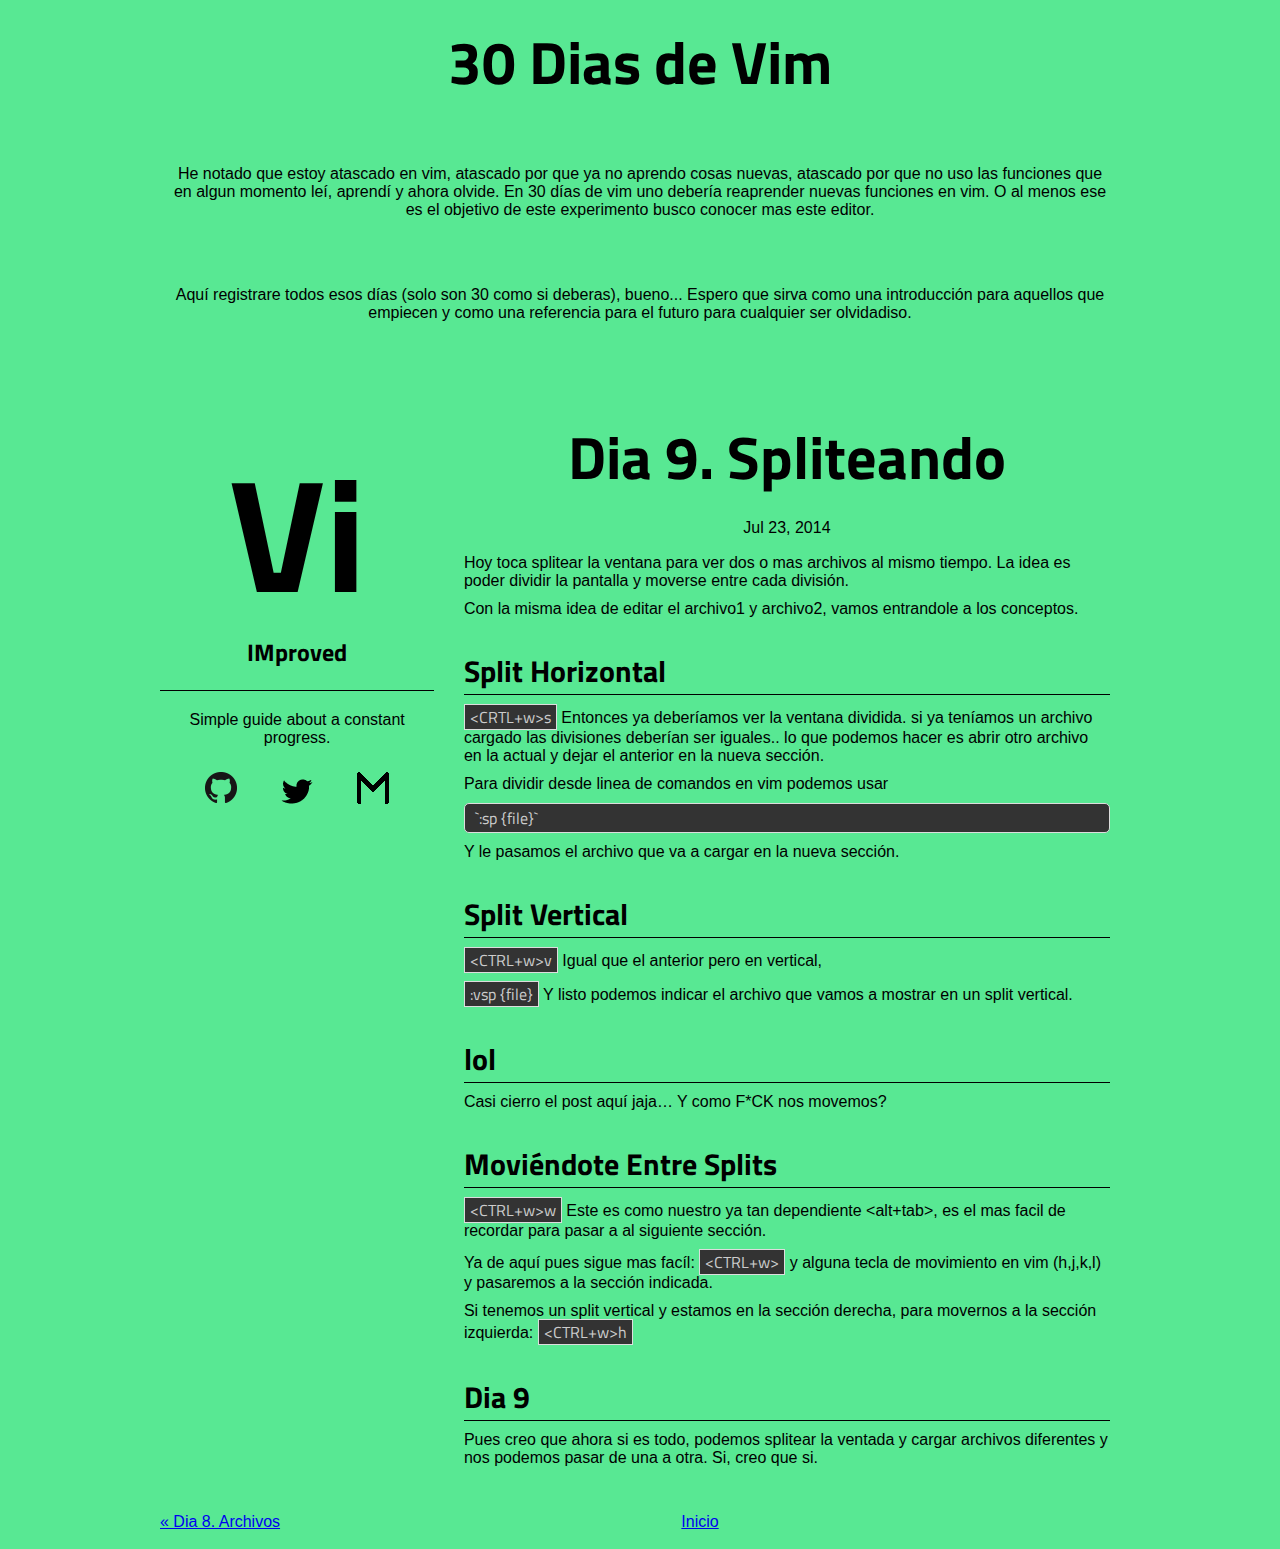
<file: Dia9-Spliteando.html>
<!DOCTYPE html>
<html>

  <head>
    <meta charset="utf-8">
    <meta http-equiv="X-UA-Compatible" content="IE=edge">
    <title>Dia 9. Spliteando - RobLS</title>
    <meta name="viewport" content="width=device-width">
    <meta name="description" content="Esto es un ejercicio para obligarme a usar nuevas y mas avanzadas funciones en vim. Durante 30 dias usare vim y aqui estara publicado mi progreso.">
    <link rel="canonical" href="http:robls.github.io/30diasvim/Dia9-Spliteando.html">
    <script src="//ajax.googleapis.com/ajax/libs/jquery/1.11.0/jquery.min.js"></script>
    <script type="text/javascript">
/*        $(function() {

    var $sidebar   = $("aside"), 
        $window    = $(window),
        offset     = $sidebar.offset(),
        topPadding = 50;
    console.log($(window).scrollTop() + '   ' + $("aside").offset().top);
    $window.scroll(function() {
    console.log($(window).scrollTop() + '   ' + $("aside").offset().top);
        if ($window.scrollTop() > offset.top) {
            $sidebar.stop().animate({
                marginTop: $window.scrollTop() - offset.top - topPadding
            });
        } else {
            $sidebar.stop().animate({
                marginTop: 0
            });
        }
    });
    
});/*
    </script>

    <!-- Custom CSS -->
    <link rel="stylesheet" href="css/main.css">
</head>


    <body>
  <div class="main">
    <div class="page-content">
    <header class="site-header">

  <div class="wrap">

    <h1>30 Dias de Vim</h1>

    <p>He notado que estoy atascado en vim, atascado por que ya no aprendo cosas nuevas, atascado por que no uso las funciones que en algun momento leí, aprendí y ahora olvide. En 30 días de vim uno debería reaprender nuevas funciones en vim. O al menos ese es el objetivo de este experimento busco conocer mas este editor.</p>
    
    <p>Aquí registrare todos esos días (solo son 30 como si deberas), bueno... Espero que sirva como una introducción para aquellos que empiecen y como una referencia para el futuro para cualquier ser olvidadiso.</p>

  </div>

</header>

    </div>
    <div class="page-content">
      <aside id="sidebar">
  <h1>Vi</h1>
  <h3>IMproved</h3>
  <p class="aside-words">Simple guide about a constant progress.</p>
  <ul class="redes">
    <li><a href="https://github.com/RobLS"><img src="images/GitHub-Mark-32px.png"/></a></li>
    <li><a ><img src="images/bird_black_32_0.png"/></a></li>
    <li><a><img src="images/gmail_black_32.png"/></a></li>
  </ul>
</aside>

      <div class="content">
        <div class="post">

  <header class="post-header">
    <h1>Dia 9. Spliteando</h1>
    <p class="meta">Jul 23, 2014</p>
  </header>

  <article class="post-content">
  <p>Hoy toca splitear la ventana para ver dos o mas archivos al mismo tiempo. La idea es poder dividir la pantalla y moverse entre cada división.</p>

<p>Con la misma idea de editar el archivo1 y archivo2, vamos entrandole a los conceptos.</p>

<h2 id="split-horizontal">Split Horizontal</h2>

<p><code>&lt;CRTL+w&gt;s</code> Entonces ya deberíamos ver la ventana dividida. si ya teníamos un archivo cargado las divisiones deberían ser iguales.. lo que podemos hacer es abrir otro archivo en la actual y dejar el anterior en la nueva sección.</p>

<p>Para dividir desde linea de comandos en vim podemos usar</p>

<pre><code>`:sp {file}`
</code></pre>

<p>Y le pasamos el archivo que va a cargar en la nueva sección.</p>

<h2 id="split-vertical">Split Vertical</h2>
<p><code>&lt;CTRL+w&gt;v</code> Igual que el anterior pero en vertical,</p>

<p><code>:vsp {file}</code> Y listo podemos indicar el archivo que vamos a mostrar en un split vertical.</p>

<h2 id="lol">lol</h2>

<p>Casi cierro el post aquí jaja… Y como F*CK nos movemos?</p>

<h2 id="movindote-entre-splits">Moviéndote Entre Splits</h2>

<p><code>&lt;CTRL+w&gt;w</code> Este es como nuestro ya tan dependiente &lt;alt+tab&gt;, es el mas facil de recordar para pasar a al siguiente sección.</p>

<p>Ya de aquí pues sigue mas facíl: <code>&lt;CTRL+w&gt;</code> y alguna tecla de movimiento en vim (h,j,k,l) y pasaremos a la sección indicada.</p>

<p>Si tenemos un split vertical y estamos en la sección derecha, para movernos a la sección izquierda: <code>&lt;CTRL+w&gt;h</code></p>

<h2 id="dia-9">Dia 9</h2>
<p>Pues creo que ahora si es todo, podemos splitear la ventada y cargar archivos diferentes y nos podemos pasar de una a otra. Si, creo que si.</p>

  </article>

</div>
      </div>
    </div>
    <footer class="site-footer">

  <div class="page-content">

    <div id="page-navigation">
        <div class="left">
        
                <a href="/30diasvim/Dia8-Archivos.html" title="Previous Post:
Dia 8. Archivos">&laquo; Dia 8. Archivos</a>
        
        </div>
        <a href="index.html">Inicio</a>
        <div class="right">
        
        </div>
    </div> 

  </div>

</footer>


  </div>
  

<script>
(function(i,s,o,g,r,a,m){i['GoogleAnalyticsObject']=r;i[r]=i[r]||function(){
 (i[r].q=i[r].q||[]).push(arguments)},i[r].l=1*new Date();a=s.createElement(o),
 m=s.getElementsByTagName(o)[0];a.async=1;a.src=g;m.parentNode.insertBefore(a,m)
 })(window,document,'script','//www.google-analytics.com/analytics.js','ga');

ga('create', 'UA-52965766-1', 'auto');
ga('send', 'pageview');

</script>


    </body>
</html>
</file>
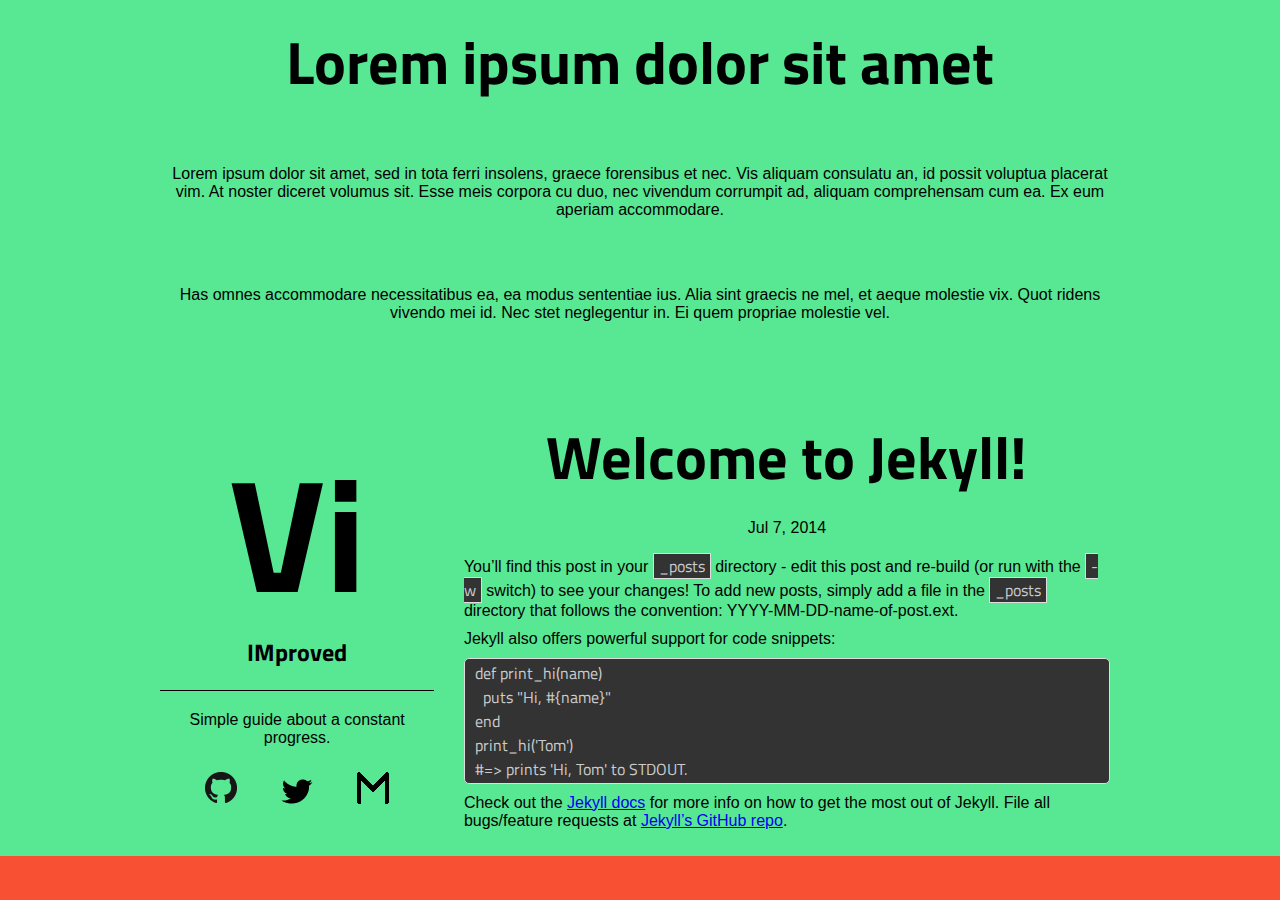
<file: welcome-to-jekyll.html>
<!DOCTYPE html>
<html>

  <head>
    <meta charset="utf-8">
    <meta http-equiv="X-UA-Compatible" content="IE=edge">
    <title>Welcome to Jekyll!</title>
    <meta name="viewport" content="width=device-width">
    <meta name="description" content="Esto es un ejercicio para obligarme a usar nuevas y mas avanzadas funciones en vim. Durante 30 dias usare vim y aqui estara publicado mi progreso.">
    <link rel="canonical" href="http:robls.github.io/30diasvim/welcome-to-jekyll.html">

    <!-- Custom CSS -->
    <link rel="stylesheet" href="css/main.css">

</head>


    <body>
  <div class="main">
    <div class="page-content">
    <header class="site-header">

  <div class="wrap">

    <h1>Lorem ipsum dolor sit amet</h1>

    <p>Lorem ipsum dolor sit amet, sed in tota ferri insolens, graece forensibus et nec. Vis aliquam consulatu an, id possit voluptua placerat vim. At noster diceret volumus sit. Esse meis corpora cu duo, nec vivendum corrumpit ad, aliquam comprehensam cum ea. Ex eum aperiam accommodare.</p>
    
    <p>Has omnes accommodare necessitatibus ea, ea modus sententiae ius. Alia sint graecis ne mel, et aeque molestie vix. Quot ridens vivendo mei id. Nec stet neglegentur in. Ei quem propriae molestie vel.</p>

  </div>

</header>

  </div>
    <div class="page-content">
      <aside>
  <h1>Vi</h1>
  <h3>IMproved</h3>
  <p class="aside-words">Simple guide about a constant progress.</p>
  <ul class="redes">
    <li><a><img src="images/GitHub-Mark-32px.png"/></a></li>
    <li><a><img src="images/bird_black_32_0.png"/></a></li>
    <li><a><img src="images/gmail_black_32.png"/></a></li>
  </ul>
</aside>

      <div class="content">
        <div class="post">

  <header class="post-header">
    <h1>Welcome to Jekyll!</h1>
    <p class="meta">Jul 7, 2014</p>
  </header>

  <article class="post-content">
  <p>You’ll find this post in your <code>_posts</code> directory - edit this post and re-build (or run with the <code>-w</code> switch) to see your changes!
To add new posts, simply add a file in the <code>_posts</code> directory that follows the convention: YYYY-MM-DD-name-of-post.ext.</p>

<p>Jekyll also offers powerful support for code snippets:</p>

<div class="highlight"><pre><code class="language-ruby" data-lang="ruby"><span class="k">def</span> <span class="nf">print_hi</span><span class="p">(</span><span class="nb">name</span><span class="p">)</span>
  <span class="nb">puts</span> <span class="s2">&quot;Hi, </span><span class="si">#{</span><span class="nb">name</span><span class="si">}</span><span class="s2">&quot;</span>
<span class="k">end</span>
<span class="n">print_hi</span><span class="p">(</span><span class="s1">&#39;Tom&#39;</span><span class="p">)</span>
<span class="c1">#=&gt; prints &#39;Hi, Tom&#39; to STDOUT.</span></code></pre></div>

<p>Check out the <a href="http://jekyllrb.com">Jekyll docs</a> for more info on how to get the most out of Jekyll. File all bugs/feature requests at <a href="https://github.com/jekyll/jekyll">Jekyll’s GitHub repo</a>.</p>


  </article>

</div>
      </div>
    </div>
  </div>
    </body>
</html>
</file>
<file: css/main.css>
@import url(http://fonts.googleapis.com/css?family=Titillium+Web);
* {
  margin: 0;
  padding: 0;
  font-family: 'Titillium Web', sans-serif;
}

body {
  *zoom: 1;
  filter: progid:DXImageTransform.Microsoft.gradient(gradientType=0, startColorstr='#FFF85032', endColorstr='#FF18F063');
  background-image: -moz-linear-gradient(top, #f85032 0%, #f85032 13%, #e5f50c 29%, #e5f50c 41%, #18f063 60%, #18f063 71%, #2727e6 88%, #2727e6 100%);
  background-image: -webkit-linear-gradient(top, #f85032 0%, #f85032 13%, #e5f50c 29%, #e5f50c 41%, #18f063 60%, #18f063 71%, #2727e6 88%, #2727e6 100%);
  background-image: linear-gradient(to bottom, #f85032 0%, #f85032 13%, #e5f50c 29%, #e5f50c 41%, #18f063 60%, #18f063 71%, #2727e6 88%, #2727e6 100%);
}

p, a {
  font-family: Helvetica,Arial,sans-serif;
}

@media (min-width: 600px) {
  .page-content {
    max-width: 960px;
    margin-left: auto;
    margin-right: auto;
    padding: 1em 2em;
    position: relative;
  }
  .page-content:after {
    content: " ";
    display: block;
    clear: both;
  }
}

aside {
  text-align: center;
}
@media (min-width: 600px) {
  aside {
    width: 28.57143%;
    float: left;
    margin-right: 2.04082%;
    position: absolite;
    -webkit-transition: all 300ms ease-in;
    -moz-transition: all 300ms ease-in;
    -ms-transition: all 300ms ease-in;
    -o-transition: all 300ms ease-in;
    transition: all 300ms ease-in;
  }
}
aside h1 {
  font-size: 10em;
  margin-bottom: -20px;
}
aside h3 {
  font-size: 1.5em;
}
aside p {
  padding-top: 20px;
  margin: 20px 0;
  border-top: solid 1px #000;
}
aside ul li {
  display: inline-block;
  margin: 5px 20px;
}

@media (min-width: 600px) {
  .content {
    width: 69.38776%;
    float: right;
    margin-right: 0;
  }
}

.main {
  background-color: #58e893;
}

header {
  margin: auto;
}
header h1 {
  text-align: center;
}
@media (min-width: 600px) {
  header h1 {
    font-size: 60px;
  }
}
header p {
  margin: 5% 0;
  padding: 1%;
  text-align: center;
}

.home {
  width: 90%;
  margin: 0 auto;
  text-align: center;
}
.home ul {
  margin: 0;
  padding: 0;
}

.home ul li {
  list-style: none;
  margin: 1px auto;
}
.home ul li a {
  margin: 0 auto;
  padding: 1em 0em;
  display: block;
  width: 100%;
  color: black;
  text-decoration: none;
  position: relative;
}
.home ul li a:hover {
  background-color: #26ec7f;
  border: solid 1px white;
}

.post-content {
  padding: 0 10px;
}

.post h2 {
  font-size: 30px;
  margin: 30px 0 10px 0;
  border-bottom: 1px solid;
}
.post p {
  margin: 10px 0;
}
.post code {
  padding: 0px 5px;
  border: 1px solid #DDD;
  border-radius: 0px;
  background-color: #333;
  color: #CCC;
}
.post pre code {
  display: block;
  padding: 2px 10px;
  border: 1px solid #DDD;
  border-radius: 5px;
  background-color: #333;
  color: #CCC;
}

footer {
  text-align: center;
}
footer .right {
  float: right;
}
footer .left {
  float: left;
}
</file>
